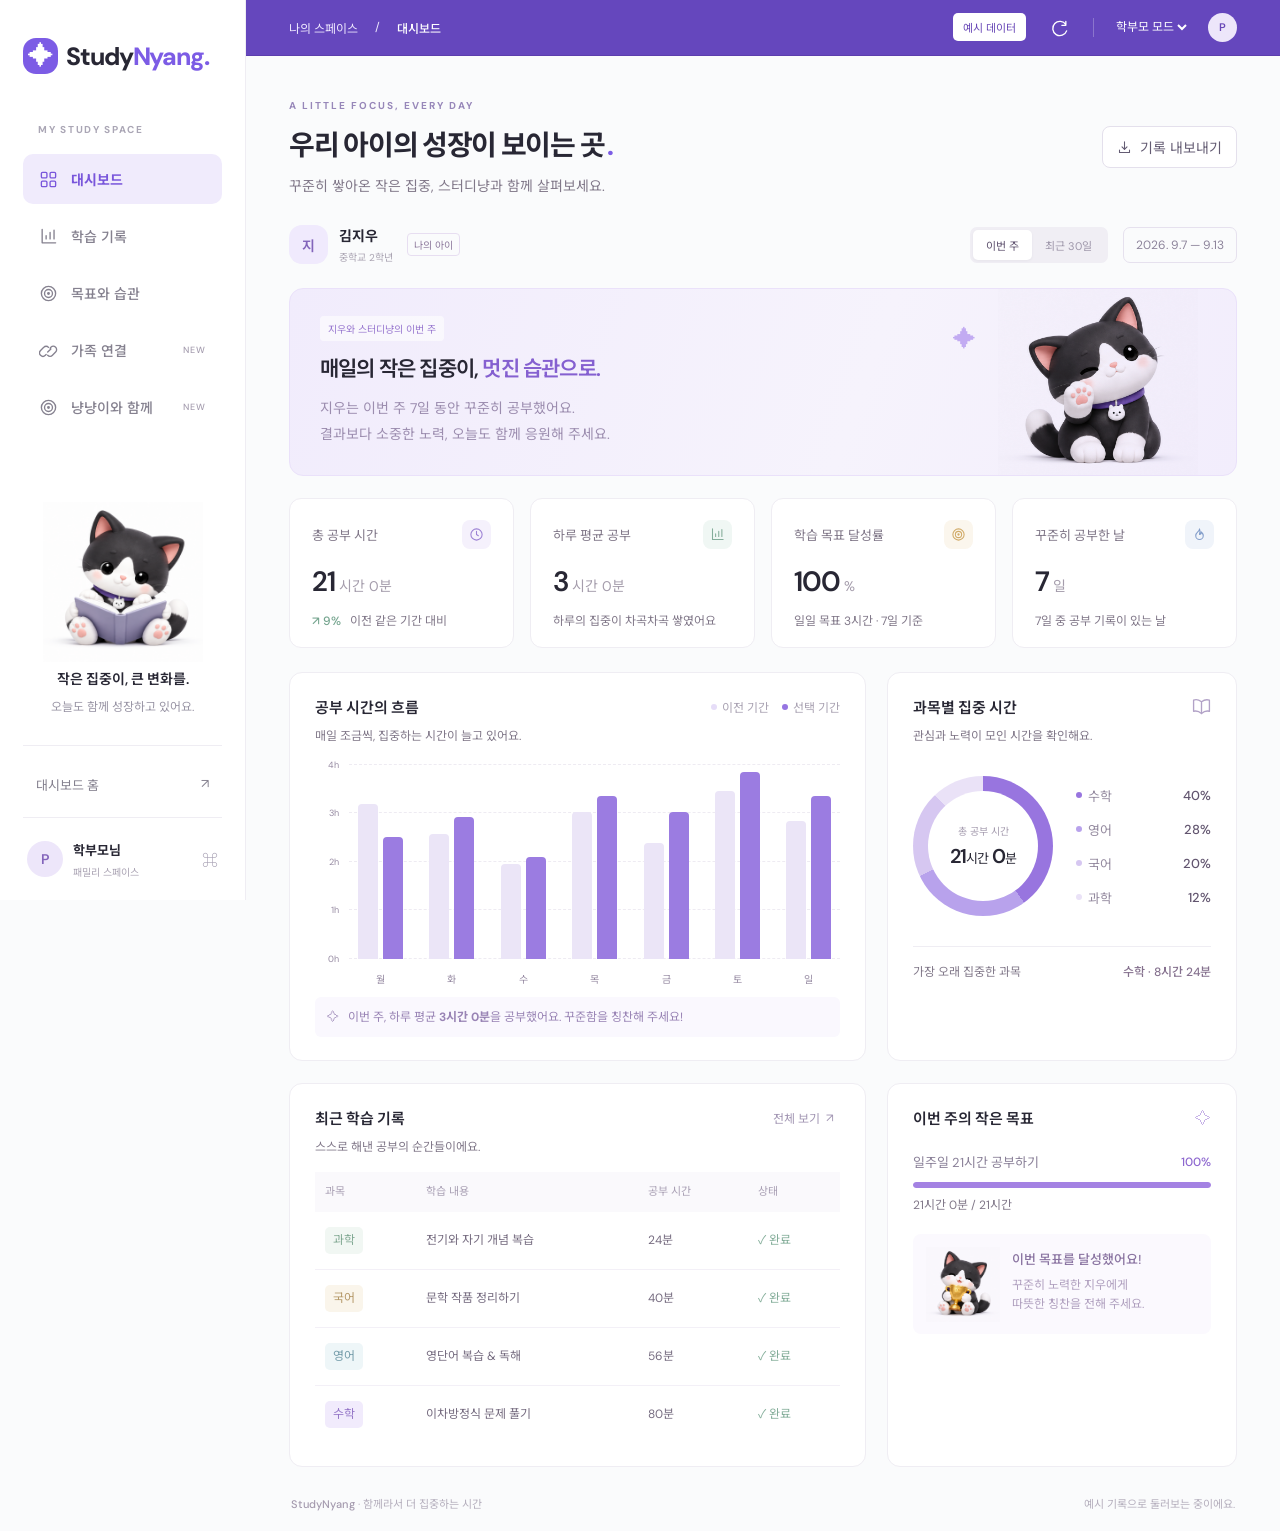
<file: index.html>
<!doctype html>
<html lang="ko">
<head><meta charset="UTF-8"><meta name="viewport" content="width=device-width, initial-scale=1"><meta name="theme-color" content="#ffffff"><meta name="description" content="스터디냥과 함께 쌓아가는 공부 습관. 아이의 학습 기록을 한눈에 확인하세요."><title>스터디냥 - 학부모</title><link rel="stylesheet" href="./style.css"><link rel="stylesheet" href="./sidebar.css?v=shared1"><link rel="stylesheet" href="./header.css?v=56"></head>
<body>
<aside class="sidebar"><a class="brand" href="./landing/"><span class="brand-icon">✦</span>Study<span>Nyang</span><span class="brand-dot">.</span></a><div class="workspace-label">MY STUDY SPACE</div><nav aria-label="주 메뉴"><button class="nav active" data-page="overview" data-icon="grid">대시보드</button><button class="nav" data-page="records" data-icon="chart">학습 기록</button><button class="nav" data-page="goals" data-icon="target">목표와 습관</button><button class="nav" data-page="connection" data-icon="link">가족 연결<span class="nav-new">NEW</span></button><a class="nav" href="./interaction/" data-icon="target">냥냥이와 함께 <span class="nav-new">NEW</span></a></nav><div class="sidebar-bottom"><div class="side-note"><div class="cat cat-study" role="img" aria-label="책을 읽는 스터디냥"></div><strong>작은 집중이, 큰 변화를.</strong><p>오늘도 함께 성장하고 있어요.</p></div><a class="back-link" href="./">대시보드 홈 <span>↗</span></a><div class="profile"><span class="avatar">P</span><div><strong id="profileName">학부모님</strong><small>패밀리 스페이스</small></div><span class="profile-more">⌘</span></div></div></aside>
<div class="shell"><header class="topbar"><div class="breadcrumbs">나의 스페이스 <span>/</span> <strong id="crumb">대시보드</strong></div><div class="top-actions"><span class="demo-badge" id="sourceBadge">예시 데이터</span><button class="icon-button" id="refresh" aria-label="데이터 새로고침" data-icon="refresh"></button><span class="header-divider"></span><select id="role" aria-label="화면 모드"><option value="parent">학부모 모드</option><option value="student">학생 모드</option></select><span class="avatar small">P</span></div></header>
<main><div class="page-heading"><div><div class="eyebrow">A LITTLE FOCUS, EVERY DAY</div><h1 id="pageTitle">우리 아이의 성장이 보이는 곳<span class="title-dot">.</span></h1><p id="pageSubtitle">꾸준히 쌓아온 작은 집중, 스터디냥과 함께 살펴보세요.</p></div><button class="button" id="export" data-icon="download">기록 내보내기</button></div>
<div class="filterbar"><div class="student-selector"><span class="student-avatar">지</span><div><strong id="studentName">김지우</strong><span id="studentGrade">중학교 2학년</span></div><span class="student-tag">나의 아이</span></div><div class="periods" role="group" aria-label="조회 기간"><button data-days="7" class="selected">이번 주</button><button data-days="30">최근 30일</button></div><div class="date-range" id="dateRange"></div></div>
<div id="view"></div>
<footer><span><a href="./landing/" aria-label="스터디냥 랜딩페이지"><b>StudyNyang</b></a> · 함께라서 더 집중하는 시간</span><span id="syncText">예시 기록으로 둘러보는 중이에요.</span></footer>
</main></div>
<dialog id="connectDialog"><form id="connectForm"><button type="button" class="dialog-close" aria-label="닫기">×</button><span class="eyebrow">FAMILY CONNECTION</span><h2>아이의 기록과 연결해요</h2><p>체험 코드 <strong>NYANG26</strong>을 입력해 보세요.<br>실제 데이터가 연결되지 않는 목업입니다.</p><label for="accessKey">학생 초대 코드</label><input id="accessKey" type="text" autocomplete="off" required maxlength="20" placeholder="NYANG26"><p class="form-error" id="connectionError" role="alert"></p><button class="button primary" type="submit">연결 체험하기</button></form></dialog><div id="toast" role="status"></div>
<script type="module" src="./app.js"></script>
</body></html>
</file>
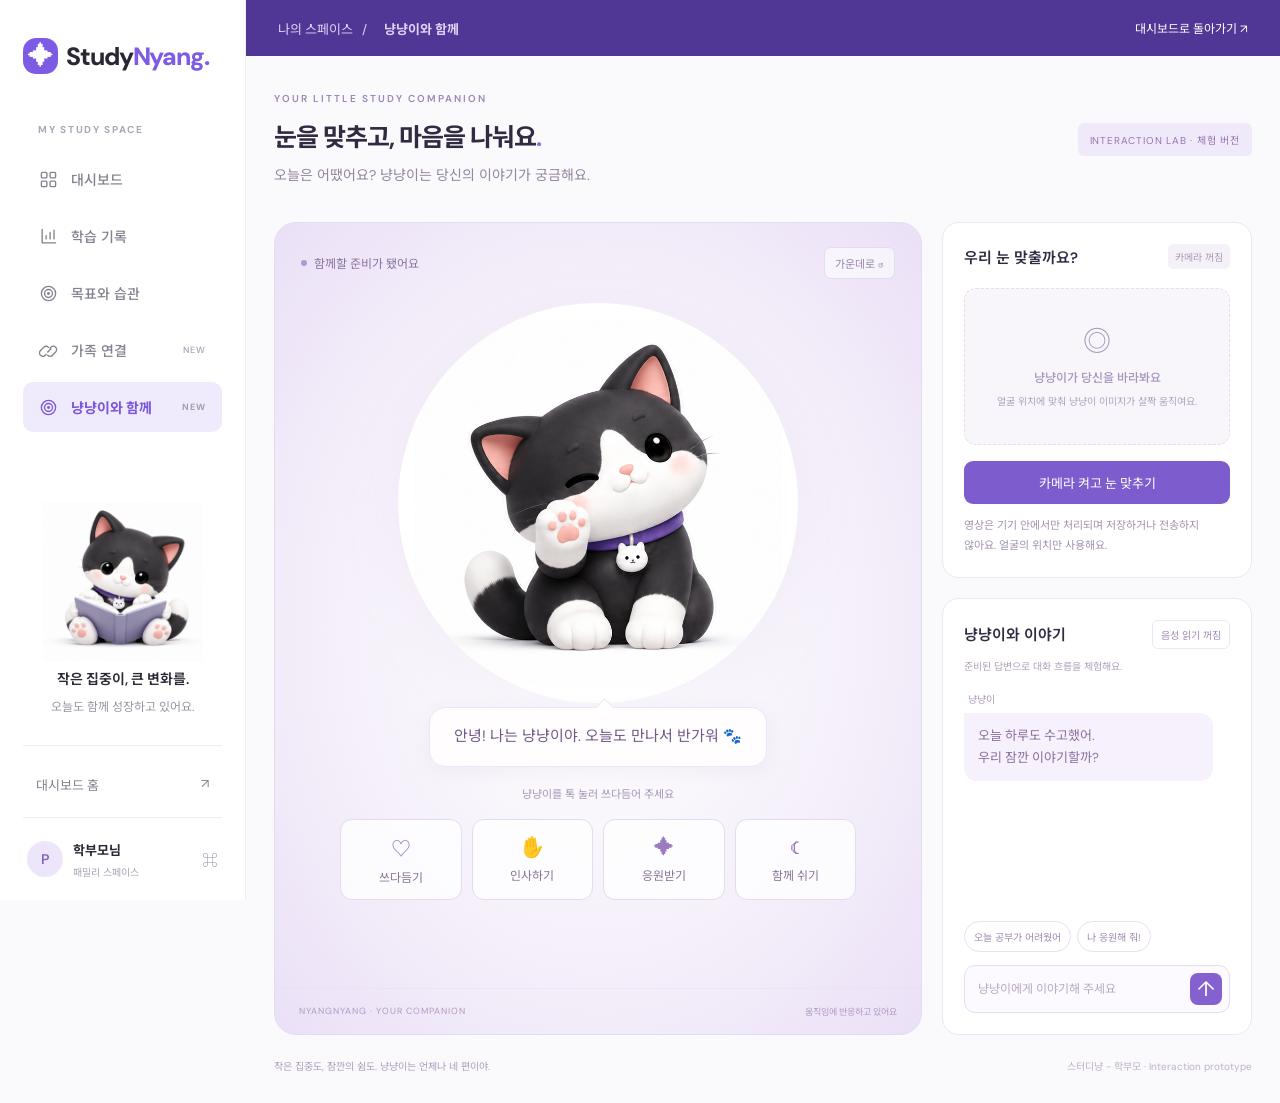
<file: interaction/index.html>
<!doctype html><html lang="ko"><head><meta charset="utf-8"><meta name="viewport" content="width=device-width,initial-scale=1"><meta name="theme-color" content="#6547bd"><title>냥냥이와 함께 · 스터디냥</title><link rel="stylesheet" href="./style.css?v=lnb1"><link rel="stylesheet" href="../sidebar.css?v=shared1"><link rel="stylesheet" href="../header.css?v=56"></head><body>
<aside class="sidebar"><a class="brand" href="../landing/"><span class="brand-icon">✦</span>Study<span>Nyang</span><span class="brand-dot">.</span></a><div class="workspace-label">MY STUDY SPACE</div><nav aria-label="주 메뉴"><a class="nav" href="../?page=overview" data-icon="grid"><svg class="icon" viewBox="0 0 24 24" fill="none" stroke="currentColor" stroke-linecap="round" stroke-linejoin="round" aria-hidden="true"><rect x="3" y="3" width="7" height="7" rx="1.5"/><rect x="14" y="3" width="7" height="7" rx="1.5"/><rect x="3" y="14" width="7" height="7" rx="1.5"/><rect x="14" y="14" width="7" height="7" rx="1.5"/></svg>대시보드</a><a class="nav" href="../?page=records" data-icon="chart"><svg class="icon" viewBox="0 0 24 24" fill="none" stroke="currentColor" stroke-linecap="round" stroke-linejoin="round" aria-hidden="true"><path d="M4 3v17h17M9 15v-4m5 4V7m5 8V4"/></svg>학습 기록</a><a class="nav" href="../?page=goals" data-icon="target"><svg class="icon" viewBox="0 0 24 24" fill="none" stroke="currentColor" stroke-linecap="round" stroke-linejoin="round" aria-hidden="true"><circle cx="12" cy="12" r="9"/><circle cx="12" cy="12" r="5"/><circle cx="12" cy="12" r="1"/></svg>목표와 습관</a><a class="nav" href="../?page=connection" data-icon="link"><svg class="icon" viewBox="0 0 24 24" fill="none" stroke="currentColor" stroke-linecap="round" stroke-linejoin="round" aria-hidden="true"><path d="m10 13 4-4m-6 7-1 1a4 4 0 0 1-6-6l4-4a4 4 0 0 1 6 0m2 1 1-1a4 4 0 0 1 6 6l-4 4a4 4 0 0 1-6 0" transform="translate(1 1)"/></svg>가족 연결<span class="nav-new">NEW</span></a><a class="nav active" aria-current="page" href="./" data-icon="target"><svg class="icon" viewBox="0 0 24 24" fill="none" stroke="currentColor" stroke-linecap="round" stroke-linejoin="round" aria-hidden="true"><circle cx="12" cy="12" r="9"/><circle cx="12" cy="12" r="5"/><circle cx="12" cy="12" r="1"/></svg>냥냥이와 함께 <span class="nav-new">NEW</span></a></nav><div class="sidebar-bottom"><div class="side-note"><div class="cat cat-study" role="img" aria-label="책을 읽는 스터디냥"></div><strong>작은 집중이, 큰 변화를.</strong><p>오늘도 함께 성장하고 있어요.</p></div><a class="back-link" href="../">대시보드 홈 <span>↗</span></a><div class="profile"><span class="avatar">P</span><div><strong id="profileName">학부모님</strong><small>패밀리 스페이스</small></div><span class="profile-more">⌘</span></div></div></aside><div class="interaction-shell"><header><span class="breadcrumb">나의 스페이스 &nbsp; / &nbsp; <strong>냥냥이와 함께</strong></span><a class="back" href="../">대시보드로 돌아가기 ↗</a></header>
<main><div class="heading"><div><small>YOUR LITTLE STUDY COMPANION</small><h1>눈을 맞추고, 마음을 나눠요<span>.</span></h1><p>오늘은 어땠어요? 냥냥이는 당신의 이야기가 궁금해요.</p></div><span class="prototype">INTERACTION LAB · 체험 버전</span></div>
<div class="layout"><section class="room" aria-label="냥냥이 이미지 인터랙션"><div class="room-top"><span class="live"><i></i><span id="mood">함께할 준비가 됐어요</span></span><button id="reset" class="subtle">가운데로 ↺</button></div><div id="stage"><div class="character-follow"><button id="character" data-pose="wave" data-action="idle" aria-label="손을 흔드는 냥냥이, 눌러서 쓰다듬기"><span class="character-art" aria-hidden="true"></span></button></div><span id="reaction" aria-hidden="true"></span></div><div class="speech" id="speech" aria-live="polite">안녕! 나는 냥냥이야. 오늘도 만나서 반가워 🐾</div><div class="stage-hint">냥냥이를 톡 눌러 쓰다듬어 주세요</div><div class="actions"><button data-action="pet">♡ <span>쓰다듬기</span></button><button data-action="wave">✋ <span>인사하기</span></button><button data-action="cheer">✦ <span>응원받기</span></button><button data-action="rest">☾ <span>함께 쉬기</span></button></div><div class="room-foot"><span>NYANGNYANG · YOUR COMPANION</span><span id="trackingMode">움직임에 반응하고 있어요</span></div></section>
<aside><section class="camera-card"><div class="section-head"><h2>우리 눈 맞출까요?</h2><span id="cameraBadge">카메라 꺼짐</span></div><div class="camera-preview"><video id="video" autoplay muted playsinline hidden></video><div id="cameraEmpty"><span>◎</span><strong>냥냥이가 당신을 바라봐요</strong><p>얼굴 위치에 맞춰 냥냥이 이미지가 살짝 움직여요.</p></div><div id="faceBox" hidden></div></div><button id="cameraButton" class="primary">카메라 켜고 눈 맞추기</button><p class="camera-info" id="cameraInfo" role="status">영상은 기기 안에서만 처리되며 저장하거나 전송하지 않아요. 얼굴의 위치만 사용해요.</p></section>
<section class="chat-card"><div class="section-head"><h2>냥냥이와 이야기</h2><button id="voice" aria-pressed="false">음성 읽기 꺼짐</button></div><p class="chat-caption">준비된 답변으로 대화 흐름을 체험해요.</p><div id="messages" role="log" aria-live="polite" aria-label="대화 내용"><div class="message cat-message"><span>냥냥이</span><p>오늘 하루도 수고했어.<br>우리 잠깐 이야기할까?</p></div></div><div class="suggestions"><button>오늘 공부가 어려웠어</button><button>나 응원해 줘!</button></div><form id="chatForm"><input id="chatInput" maxlength="300" autocomplete="off" placeholder="냥냥이에게 이야기해 주세요" aria-label="대화 입력" required><button aria-label="메시지 보내기" type="submit">↑</button></form></section></aside></div><footer>작은 집중도, 잠깐의 쉼도. 냥냥이는 언제나 네 편이야.<span>스터디냥 - 학부모 · Interaction prototype</span></footer></main>
</div><script type="module" src="./app.js"></script></body></html>
</file>
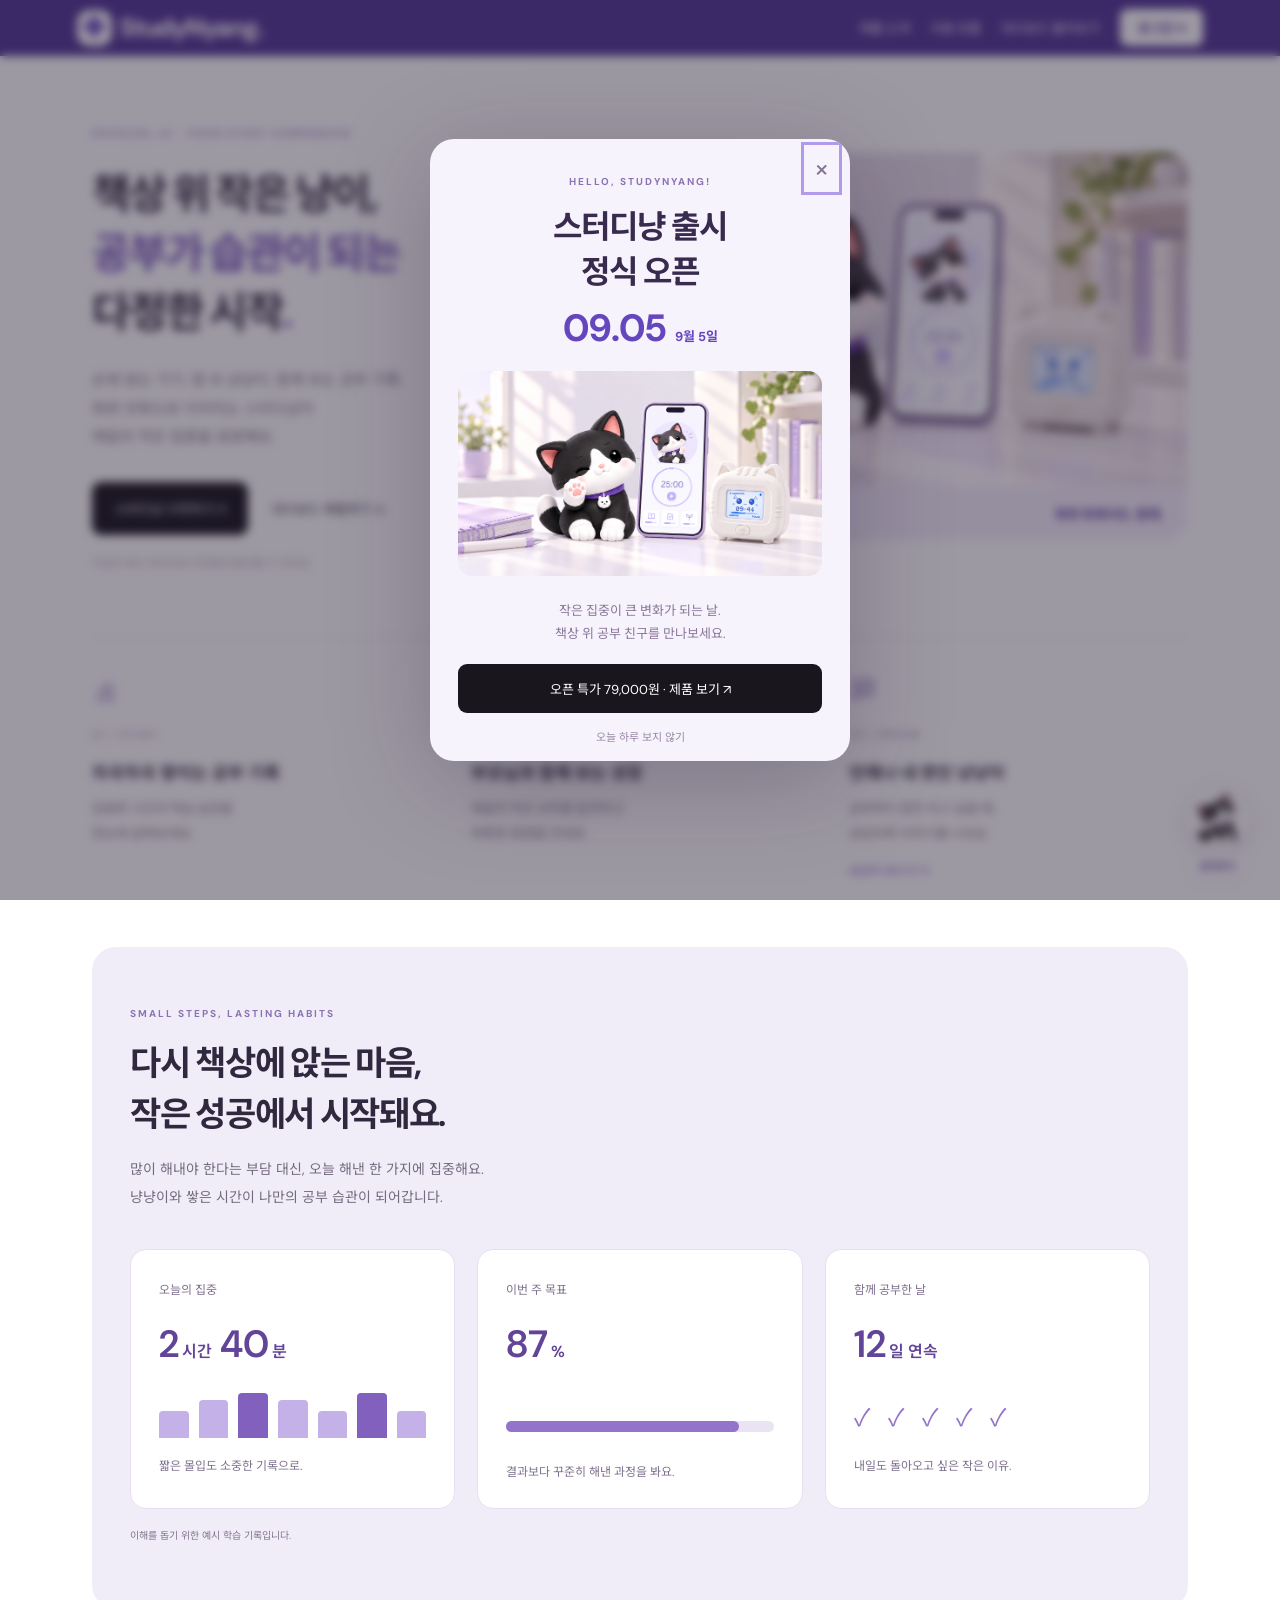
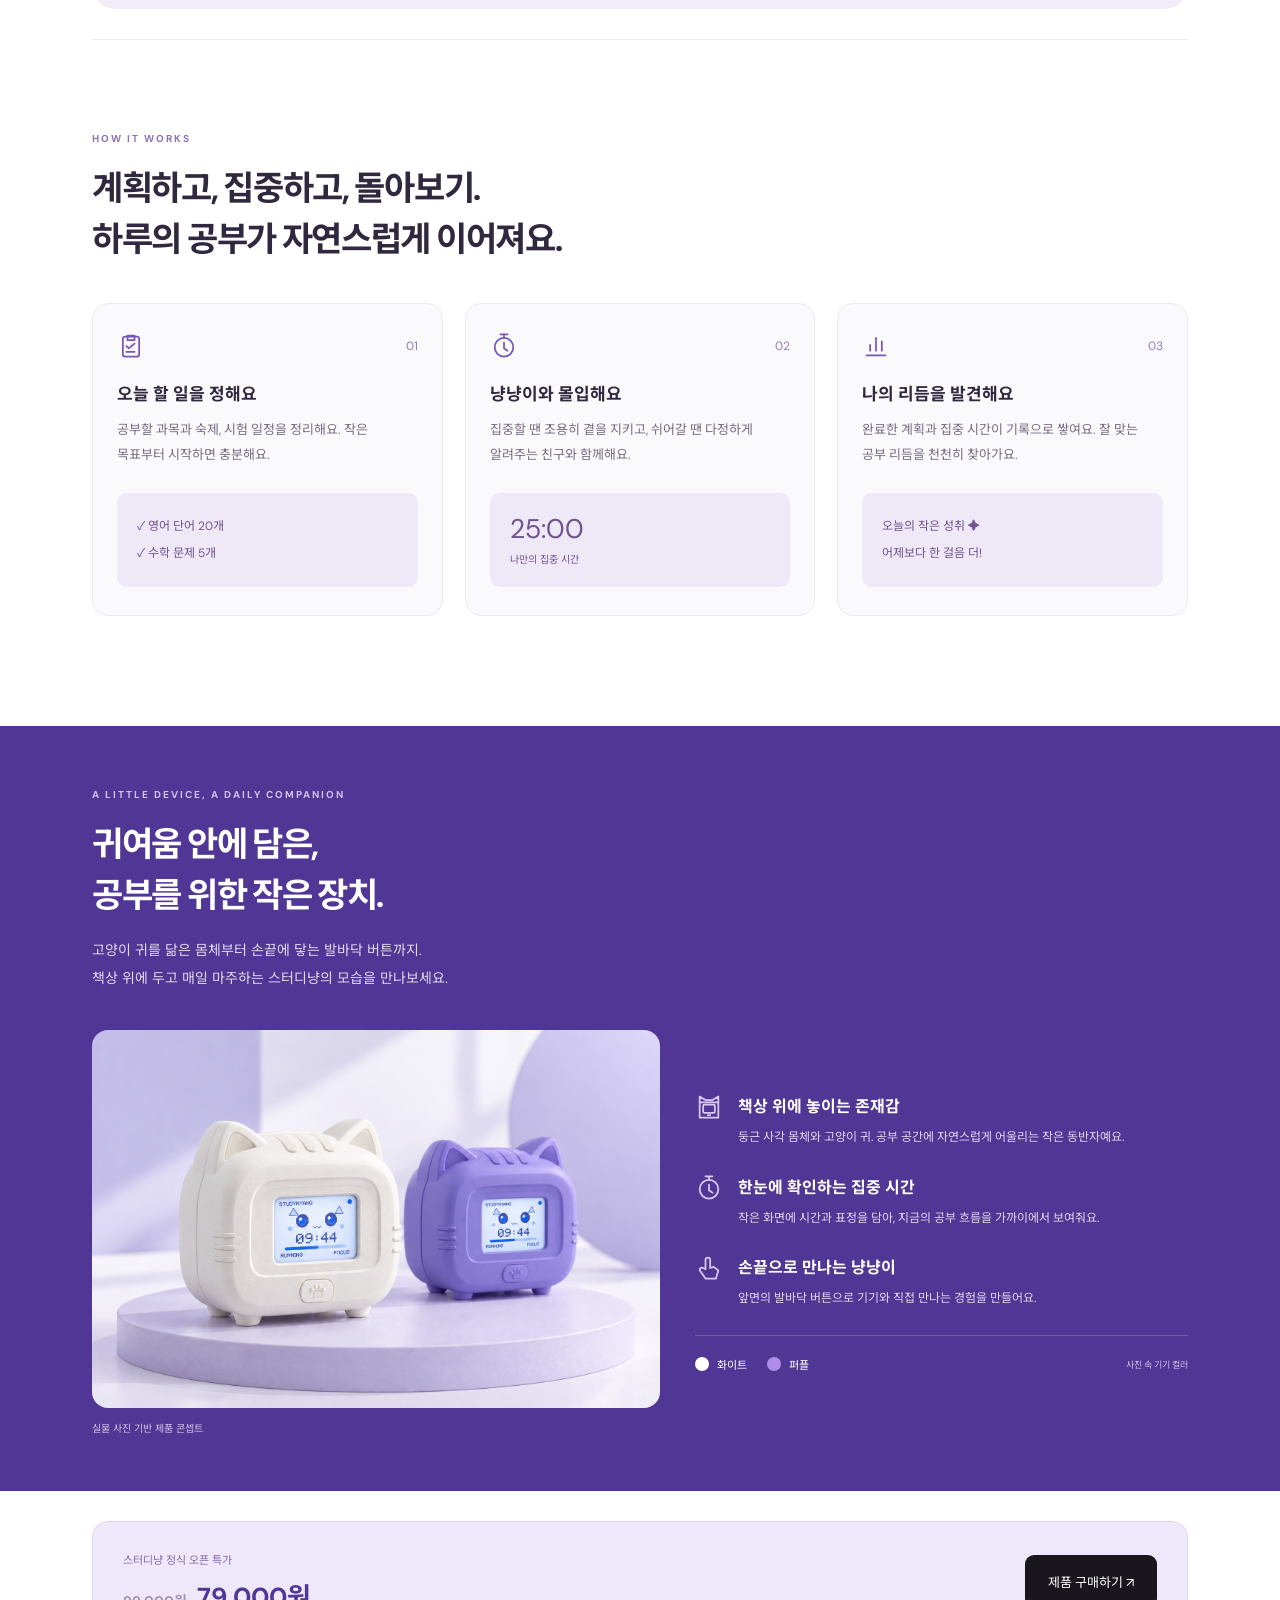
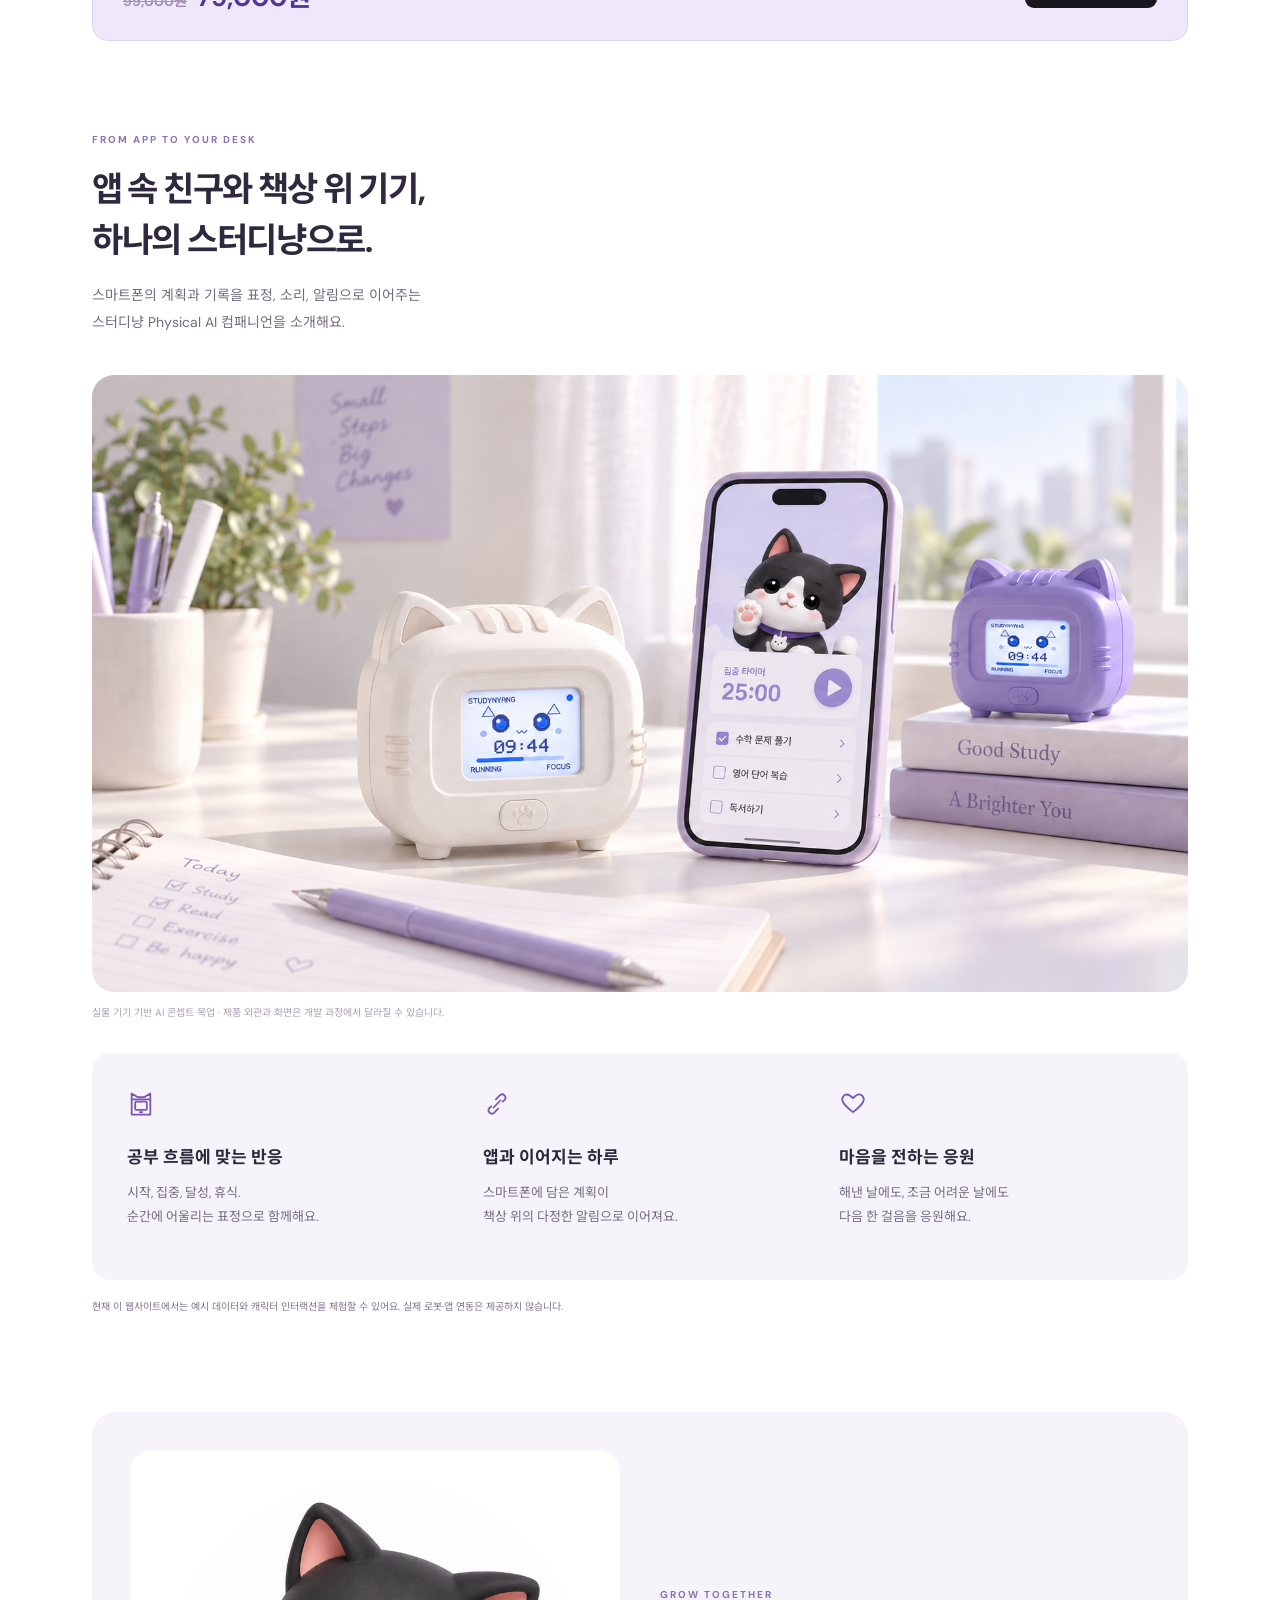
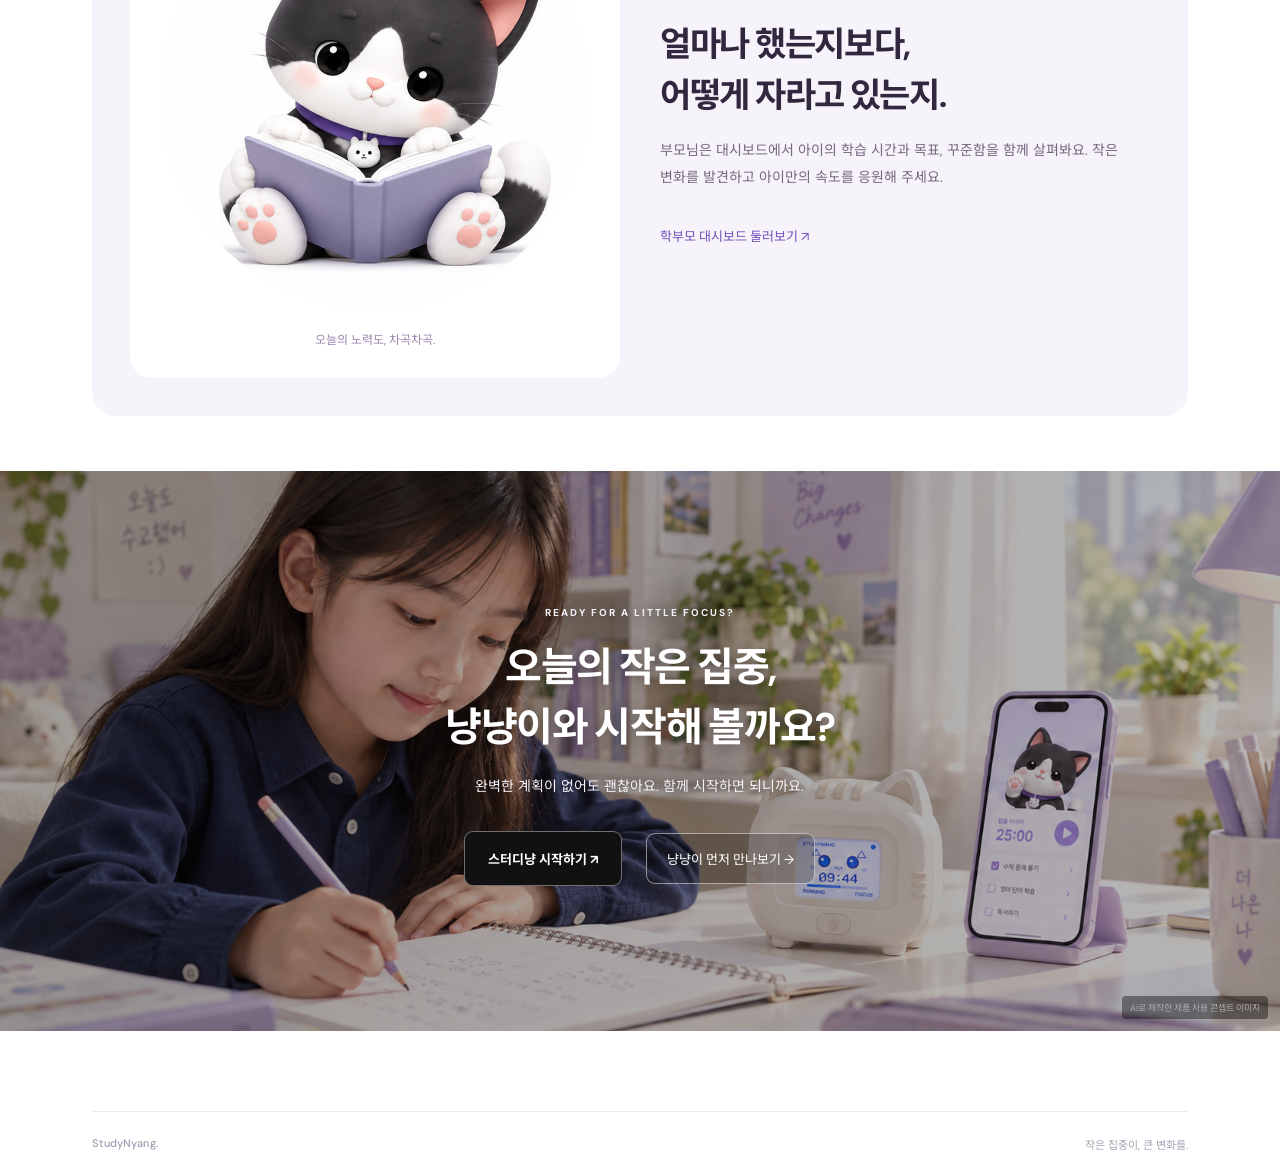
<file: landing/index.html>
<!doctype html><html lang="ko"><head><meta charset="UTF-8"><meta name="viewport" content="width=device-width,initial-scale=1"><title>스터디냥 · 함께라서 더 집중하는 시간</title><link rel="stylesheet" href="../style.css"><link rel="stylesheet" href="./style.css?v=hardware-purple5"><link rel="stylesheet" href="./widgets.css?v=cat-button2"><link rel="stylesheet" href="../header.css?v=56"></head><body><header><a class="brand" href="./"><span class="brand-icon">✦</span>Study<span>Nyang</span><span class="brand-dot">.</span></a><nav><a href="#hardware">제품 소개</a><a href="#routine">사용 흐름</a><a href="../">대시보드 둘러보기</a><a class="login" href="../login/">로그인 ↗</a></nav></header><main><section class="hero"><div class="hero-copy"><span class="eyebrow">PHYSICAL AI · YOUR STUDY COMPANION</span><h1>책상 위 작은 냥이,<br><em>공부가 습관이 되는</em><br>다정한 시작<span>.</span></h1><p>손에 닿는 기기, 앱 속 냥냥이, 함께 보는 공부 기록.<br>화면 안팎으로 이어지는 스터디냥이<br>매일의 작은 집중을 응원해요.</p><div class="links"><a class="primary-link" href="../login/">스터디냥 시작하기 ↗</a><a href="../">대시보드 체험하기 →</a></div><small>지금은 예시 데이터로 자유롭게 둘러볼 수 있어요.</small></div><div class="hero-art hardware-hero"><img src="./cat-device-hero.png" width="1672" height="941" alt="손을 흔드는 냥냥이와 스마트폰 앱, 파란 눈 LCD를 갖춘 스터디냥 기기" fetchpriority="high"><div class="hero-product-label"><span>MEET STUDYNYANG</span><strong>화면 밖에서도, 함께.</strong></div></div></section><section class="features" aria-label="스터디냥 소개"><article><svg class="picto" viewBox="0 0 24 24" fill="none" stroke="currentColor" stroke-width="1.5" stroke-linecap="round" stroke-linejoin="round" aria-hidden="true"><path d="M4 20h16M7 16v-5m5 5V5m5 11V8"/></svg><span>01 / STUDY</span><h2>차곡차곡 쌓이는 공부 기록</h2><p>집중한 시간과 학습 습관을<br>한눈에 살펴보세요.</p></article><article><svg class="picto" viewBox="0 0 24 24" fill="none" stroke="currentColor" stroke-width="1.5" stroke-linecap="round" stroke-linejoin="round" aria-hidden="true"><path d="M20 5c-3-3-6 0-8 2-2-2-5-5-8-2s-1 7 8 14C21 12 23 8 20 5Z"/></svg><span>02 / FAMILY</span><h2>부모님과 함께 보는 성장</h2><p>매일의 작은 성취를 발견하고<br>따뜻한 응원을 건네요.</p></article><article><svg class="picto" viewBox="0 0 24 24" fill="none" stroke="currentColor" stroke-width="1.5" stroke-linecap="round" stroke-linejoin="round" aria-hidden="true"><path d="M4 4h16v12H9l-5 4V4Z"/><path d="M8 9h8M8 12h5"/></svg><span>03 / FRIEND</span><h2>언제나 내 편인 냥냥이</h2><p>공부하다 잠깐 쉬고 싶을 때,<br>냥냥이와 이야기를 나눠요.</p><a href="../interaction/">냥냥이 만나기 ↗</a></article></section><section class="story-section" id="why"><div class="section-intro"><span class="eyebrow">SMALL STEPS, LASTING HABITS</span><h2>다시 책상에 앉는 마음,<br>작은 성공에서 시작돼요.</h2><p>많이 해내야 한다는 부담 대신, 오늘 해낸 한 가지에 집중해요.<br>냥냥이와 쌓은 시간이 나만의 공부 습관이 되어갑니다.</p></div><div class="habit-grid"><div class="habit-card"><span>오늘의 집중</span><strong>2<span>시간</span> 40<span>분</span></strong><div class="mini-bars" aria-hidden="true"><i></i><i></i><i></i><i></i><i></i><i></i><i></i></div><p>짧은 몰입도 소중한 기록으로.</p></div><div class="habit-card"><span>이번 주 목표</span><strong>87<span>%</span></strong><div class="progress-track" aria-hidden="true"><i></i></div><p>결과보다 꾸준히 해낸 과정을 봐요.</p></div><div class="habit-card"><span>함께 공부한 날</span><strong>12<span>일 연속</span></strong><div class="streak" aria-hidden="true">✓ &nbsp; ✓ &nbsp; ✓ &nbsp; ✓ &nbsp; ✓</div><p>내일도 돌아오고 싶은 작은 이유.</p></div></div><p class="example-caption">이해를 돕기 위한 예시 학습 기록입니다.</p></section>
<section class="story-section routine" id="routine"><div class="section-intro"><span class="eyebrow">HOW IT WORKS</span><h2>계획하고, 집중하고, 돌아보기.<br>하루의 공부가 자연스럽게 이어져요.</h2></div><div class="routine-grid"><article><div class="step-head"><svg class="picto" viewBox="0 0 24 24" fill="none" stroke="currentColor" stroke-width="1.5" stroke-linecap="round" stroke-linejoin="round" aria-hidden="true"><rect x="5" y="4" width="14" height="17" rx="2"/><path d="M9 3h6v4H9zM8 12l2 2 5-4M8 17h7"/></svg><span class="step">01</span></div><h3>오늘 할 일을 정해요</h3><p>공부할 과목과 숙제, 시험 일정을 정리해요. 작은 목표부터 시작하면 충분해요.</p><div class="routine-detail">✓ 영어 단어 20개<br>✓ 수학 문제 5개</div></article><article><div class="step-head"><svg class="picto" viewBox="0 0 24 24" fill="none" stroke="currentColor" stroke-width="1.5" stroke-linecap="round" stroke-linejoin="round" aria-hidden="true"><circle cx="12" cy="13" r="8"/><path d="M9 2h6M12 5V2m0 7v5l3 2"/></svg><span class="step">02</span></div><h3>냥냥이와 몰입해요</h3><p>집중할 땐 조용히 곁을 지키고, 쉬어갈 땐 다정하게 알려주는 친구와 함께해요.</p><div class="routine-detail timer-detail">25:00 <span>나만의 집중 시간</span></div></article><article><div class="step-head"><svg class="picto" viewBox="0 0 24 24" fill="none" stroke="currentColor" stroke-width="1.5" stroke-linecap="round" stroke-linejoin="round" aria-hidden="true"><path d="M4 20h16M7 16v-5m5 5V5m5 11V8"/></svg><span class="step">03</span></div><h3>나의 리듬을 발견해요</h3><p>완료한 계획과 집중 시간이 기록으로 쌓여요. 잘 맞는 공부 리듬을 천천히 찾아가요.</p><div class="routine-detail">오늘의 작은 성취 ✦<br>어제보다 한 걸음 더!</div></article></div></section>
<section class="hardware-guide" id="hardware"><div class="section-intro"><span class="eyebrow">A LITTLE DEVICE, A DAILY COMPANION</span><h2>귀여움 안에 담은,<br>공부를 위한 작은 장치.</h2><p>고양이 귀를 닮은 몸체부터 손끝에 닿는 발바닥 버튼까지.<br>책상 위에 두고 매일 마주하는 스터디냥의 모습을 만나보세요.</p></div><div class="hardware-grid"><figure><img src="./physical-hero-lcd.png" alt="스터디냥 기기의 화면과 발바닥 버튼, 고양이 귀 형태" loading="lazy"><figcaption>실물 사진 기반 제품 콘셉트</figcaption></figure><div class="hardware-details"><article><svg class="picto" viewBox="0 0 24 24" fill="none" stroke="currentColor" stroke-width="1.5" stroke-linecap="round" stroke-linejoin="round" aria-hidden="true"><path d="M4 8V3l5 3h6l5-3v5M4 8h16v13H4z"/><rect x="7" y="10" width="10" height="7" rx="1"/><path d="M11 19h2"/></svg><h3>책상 위에 놓이는 존재감</h3><p>둥근 사각 몸체와 고양이 귀. 공부 공간에 자연스럽게 어울리는 작은 동반자예요.</p></article><article><svg class="picto" viewBox="0 0 24 24" fill="none" stroke="currentColor" stroke-width="1.5" stroke-linecap="round" stroke-linejoin="round" aria-hidden="true"><circle cx="12" cy="13" r="8"/><path d="M9 2h6M12 5V2m0 7v5l3 2"/></svg><h3>한눈에 확인하는 집중 시간</h3><p>작은 화면에 시간과 표정을 담아, 지금의 공부 흐름을 가까이에서 보여줘요.</p></article><article><svg class="picto" viewBox="0 0 24 24" fill="none" stroke="currentColor" stroke-width="1.5" stroke-linecap="round" stroke-linejoin="round" aria-hidden="true"><path d="M9 13V5a2 2 0 0 1 4 0v7l3-1 4 3-2 7H9l-5-7a2 2 0 0 1 3-2l2 1Z"/></svg><h3>손끝으로 만나는 냥냥이</h3><p>앞면의 발바닥 버튼으로 기기와 직접 만나는 경험을 만들어요.</p></article><div class="color-options"><i></i>화이트 <i></i>퍼플 <span>사진 속 기기 컬러</span></div></div></div></section><div class="buy-strip"><div><span>스터디냥 정식 오픈 특가</span><strong><del>99,000원</del>79,000원</strong></div><a class="primary-link" href="../shop/">제품 구매하기 ↗</a></div><section class="story-section product" id="product"><div class="section-intro"><span class="eyebrow">FROM APP TO YOUR DESK</span><h2>앱 속 친구와 책상 위 기기,<br>하나의 스터디냥으로.</h2><p>스마트폰의 계획과 기록을 표정, 소리, 알림으로 이어주는<br>스터디냥 Physical AI 컴패니언을 소개해요.</p></div><figure class="product-image"><img src="./physical-desk-lcd.png" alt="책상 위 화이트·퍼플 스터디냥 실물 기기와 냥냥이 학습 앱의 연동 콘셉트" loading="lazy"><figcaption>실물 기기 기반 AI 콘셉트 목업 · 제품 외관과 화면은 개발 과정에서 달라질 수 있습니다.</figcaption></figure><div class="product-points"><article><svg class="picto" viewBox="0 0 24 24" fill="none" stroke="currentColor" stroke-width="1.5" stroke-linecap="round" stroke-linejoin="round" aria-hidden="true"><path d="M4 8V3l5 3h6l5-3v5M4 8h16v13H4z"/><rect x="7" y="10" width="10" height="7" rx="1"/><path d="M11 19h2"/></svg><h3>공부 흐름에 맞는 반응</h3><p>시작, 집중, 달성, 휴식.<br>순간에 어울리는 표정으로 함께해요.</p></article><article><svg class="picto" viewBox="0 0 24 24" fill="none" stroke="currentColor" stroke-width="1.5" stroke-linecap="round" stroke-linejoin="round" aria-hidden="true"><path d="m9 15 6-6M7 14l-2 2a3 3 0 0 0 4 4l4-4m-2-8 4-4a3 3 0 0 1 4 4l-2 2"/></svg><h3>앱과 이어지는 하루</h3><p>스마트폰에 담은 계획이<br>책상 위의 다정한 알림으로 이어져요.</p></article><article><svg class="picto" viewBox="0 0 24 24" fill="none" stroke="currentColor" stroke-width="1.5" stroke-linecap="round" stroke-linejoin="round" aria-hidden="true"><path d="M20 5c-3-3-6 0-8 2-2-2-5-5-8-2s-1 7 8 14C21 12 23 8 20 5Z"/></svg><h3>마음을 전하는 응원</h3><p>해낸 날에도, 조금 어려운 날에도<br>다음 한 걸음을 응원해요.</p></article></div><p class="example-caption">현재 이 웹사이트에서는 예시 데이터와 캐릭터 인터랙션을 체험할 수 있어요. 실제 로봇·앱 연동은 제공하지 않습니다.</p></section>
<section class="family-story"><div class="family-art"><div class="study-cat" role="img" aria-label="책을 읽는 스터디냥 캐릭터"></div><span>오늘의 노력도, 차곡차곡.</span></div><div><span class="eyebrow">GROW TOGETHER</span><h2>얼마나 했는지보다,<br>어떻게 자라고 있는지.</h2><p>부모님은 대시보드에서 아이의 학습 시간과 목표, 꾸준함을 함께 살펴봐요. 작은 변화를 발견하고 아이만의 속도를 응원해 주세요.</p><a class="text-link" href="../">학부모 대시보드 둘러보기 ↗</a></div></section>
<section class="closing" id="start"><figure class="closing-photo"><img src="./study-child-navy.png" width="1672" height="941" loading="lazy" alt="아이가 책상에서 공부하며 옆에 스터디냥 실물 기기와 학습 앱을 두고 사용하는 실사 스타일 콘셉트"><figcaption>AI로 제작한 제품 사용 콘셉트 이미지</figcaption></figure><div class="closing-content"><span class="eyebrow">READY FOR A LITTLE FOCUS?</span><h2>오늘의 작은 집중,<br>냥냥이와 시작해 볼까요?</h2><p>완벽한 계획이 없어도 괜찮아요. 함께 시작하면 되니까요.</p><div class="links"><a class="primary-link" href="../login/">스터디냥 시작하기 ↗</a><a href="../interaction/">냥냥이 먼저 만나보기 →</a></div></div></section>
</main><footer><a href="./" aria-label="스터디냥 랜딩페이지"><b>StudyNyang.</b></a><span>작은 집중이, 큰 변화를.</span></footer><dialog id="launchPopup" aria-labelledby="launchTitle"><button data-close class="popup-close" aria-label="출시 안내 닫기">×</button><span class="eyebrow">HELLO, STUDYNYANG!</span><h2 id="launchTitle">스터디냥 출시<br>정식 오픈</h2><strong class="launch-date">09.05 <small>9월 5일</small></strong><img src="../landing/cat-device-hero.png" alt="냥냥이 캐릭터와 앱, 스터디냥 기기"><p>작은 집중이 큰 변화가 되는 날.<br>책상 위 공부 친구를 만나보세요.</p><a class="primary-link" href="../shop/">오픈 특가 79,000원 · 제품 보기 ↗</a><button data-hide class="popup-hide">오늘 하루 보지 않기</button></dialog>
<button id="helpToggle" aria-label="냥냥이에게 문의하기" aria-expanded="false" aria-controls="helpPanel"><span class="help-character" aria-hidden="true"></span><span>문의하기</span></button>
<section id="helpPanel" hidden aria-label="냥냥이 문의 챗봇"><div class="help-head"><span class="help-avatar"></span><div><strong>냥냥이에게 물어봐요</strong><small>제품 안내 · 자동 응답 데모</small></div><button data-close-help aria-label="문의 닫기">×</button></div><div class="help-log" role="log" aria-live="polite"><p class="help-cat">안냥! 궁금한 게 있나요? 🐾<br>제품과 오픈 소식을 알려드릴게요.</p></div><div class="help-questions"><button data-question>가격이 궁금해요</button><button data-question>출시일</button><button data-question>앱 체험</button></div><a class="help-shop" href="../shop/">제품 구매 페이지 →</a><form><input aria-label="문의 내용" placeholder="냥냥이에게 질문해 주세요" maxlength="300" required><button aria-label="문의 보내기">↑</button></form></section>
<script src="../landing/widgets.js"></script>
</body></html>
</file>
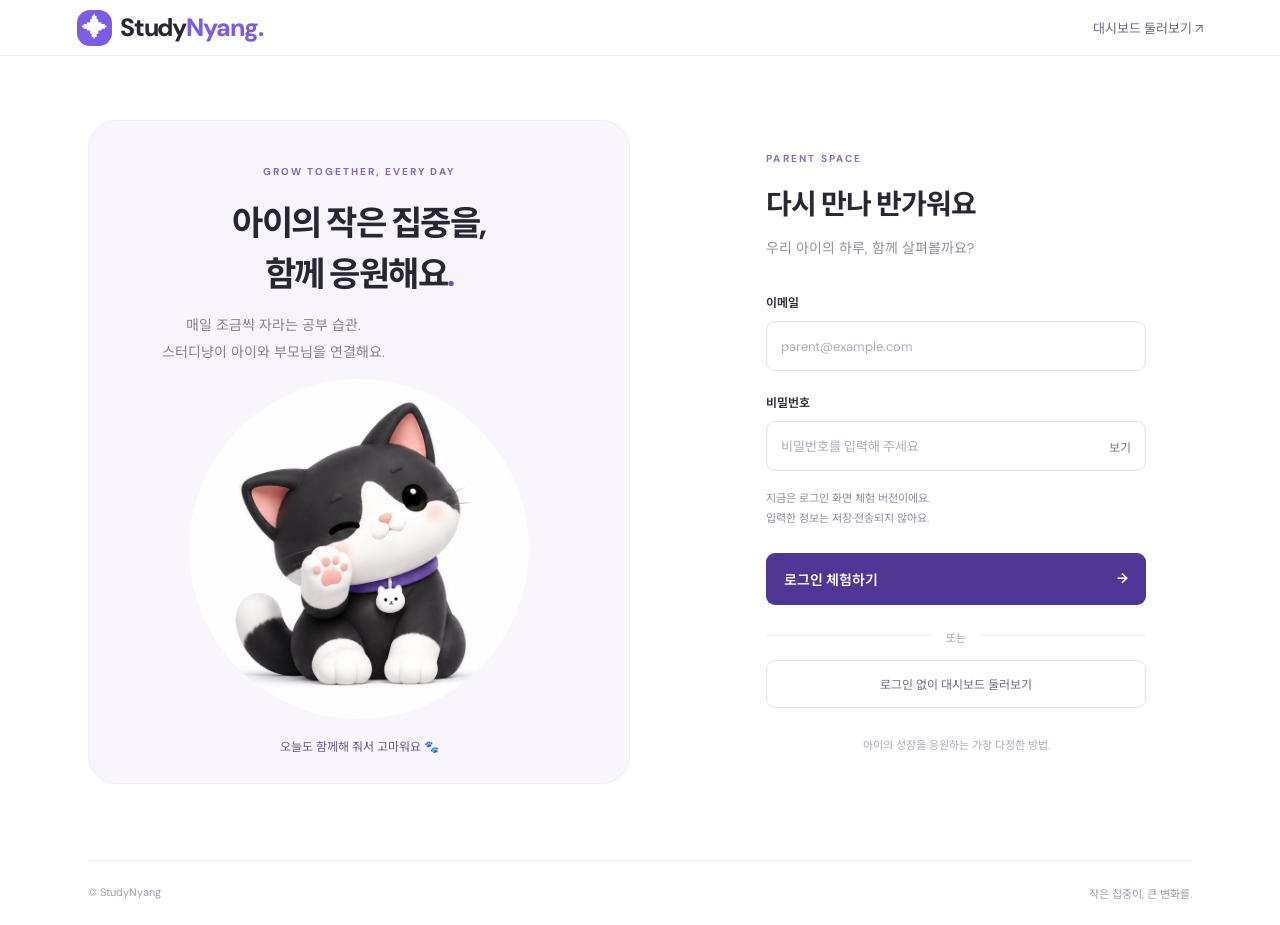
<file: login/index.html>
<!doctype html><html lang="ko"><head><meta charset="UTF-8"><meta name="viewport" content="width=device-width,initial-scale=1"><meta name="theme-color" content="#513795"><title>로그인 · 스터디냥</title><link rel="stylesheet" href="../style.css"><link rel="stylesheet" href="./style.css"><link rel="stylesheet" href="../header.css?v=56"></head><body><header class="login-header"><a class="brand" href="../landing/"><span class="brand-icon">✦</span>Study<span>Nyang</span><span class="brand-dot">.</span></a><a href="../">대시보드 둘러보기 ↗</a></header><main class="login-layout"><section class="welcome"><span class="eyebrow">GROW TOGETHER, EVERY DAY</span><h1>아이의 작은 집중을,<br>함께 응원해요<span>.</span></h1><p>매일 조금씩 자라는 공부 습관.<br>스터디냥이 아이와 부모님을 연결해요.</p><div class="cat-portrait" role="img" aria-label="보라색 목걸이를 하고 손을 흔드는 고양이 냥냥이"></div><span class="cat-message">오늘도 함께해 줘서 고마워요 🐾</span></section><section class="login-panel" aria-labelledby="loginTitle"><span class="panel-label">PARENT SPACE</span><h2 id="loginTitle">다시 만나 반가워요</h2><p class="intro">우리 아이의 하루, 함께 살펴볼까요?</p><form id="loginForm"><label for="email">이메일</label><input type="email" id="email" autocomplete="email" placeholder="parent@example.com" required><label for="password">비밀번호</label><div class="password-wrap"><input type="password" id="password" autocomplete="current-password" placeholder="비밀번호를 입력해 주세요" required><button type="button" id="reveal" aria-label="비밀번호 표시" aria-pressed="false">보기</button></div><p class="demo-note">지금은 로그인 화면 체험 버전이에요.<br>입력한 정보는 저장·전송되지 않아요.</p><button class="login-submit" type="submit">로그인 체험하기 <span>→</span></button></form><div class="or"><span>또는</span></div><a class="guest" href="../">로그인 없이 대시보드 둘러보기</a><p class="bottom-note">아이의 성장을 응원하는 가장 다정한 방법.</p></section></main><footer class="login-footer"><a href="../landing/" aria-label="스터디냥 랜딩페이지">© StudyNyang</a> <span>작은 집중이, 큰 변화를.</span></footer><script src="./app.js"></script></body></html>
</file>
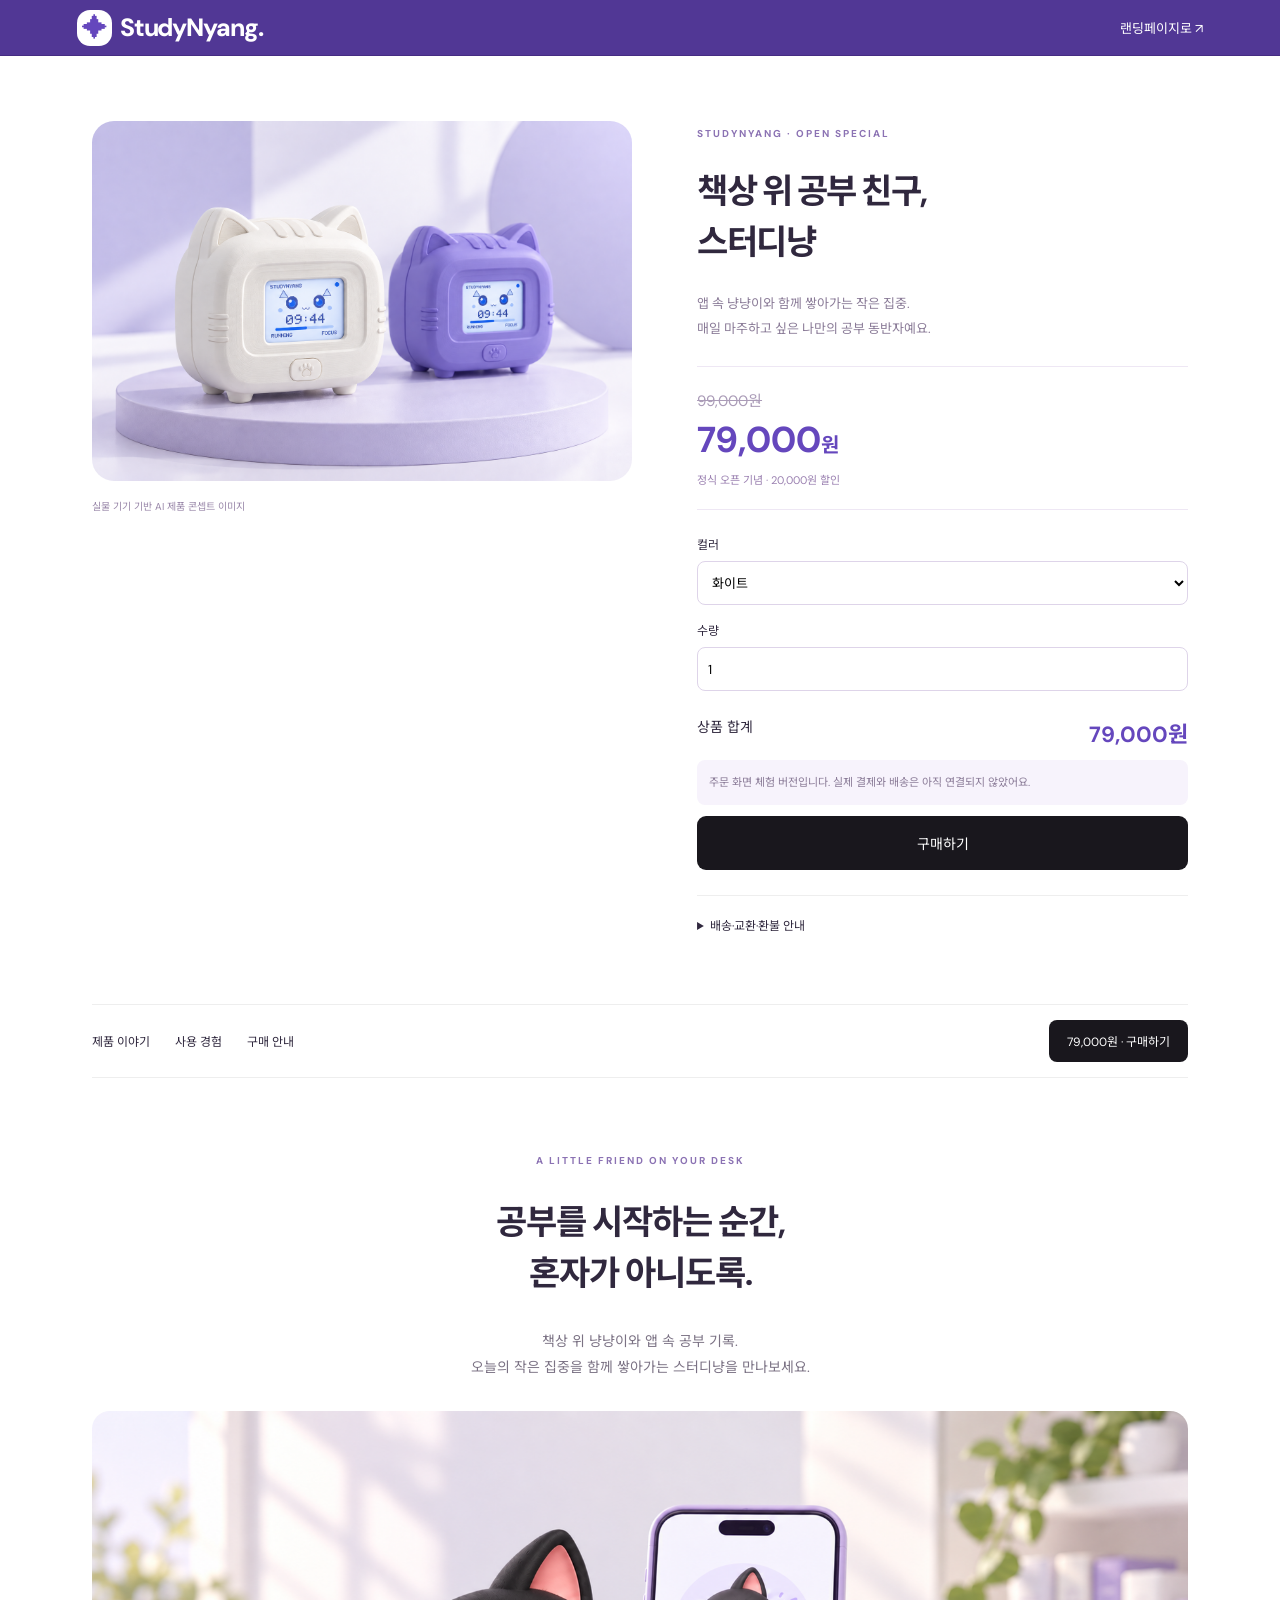
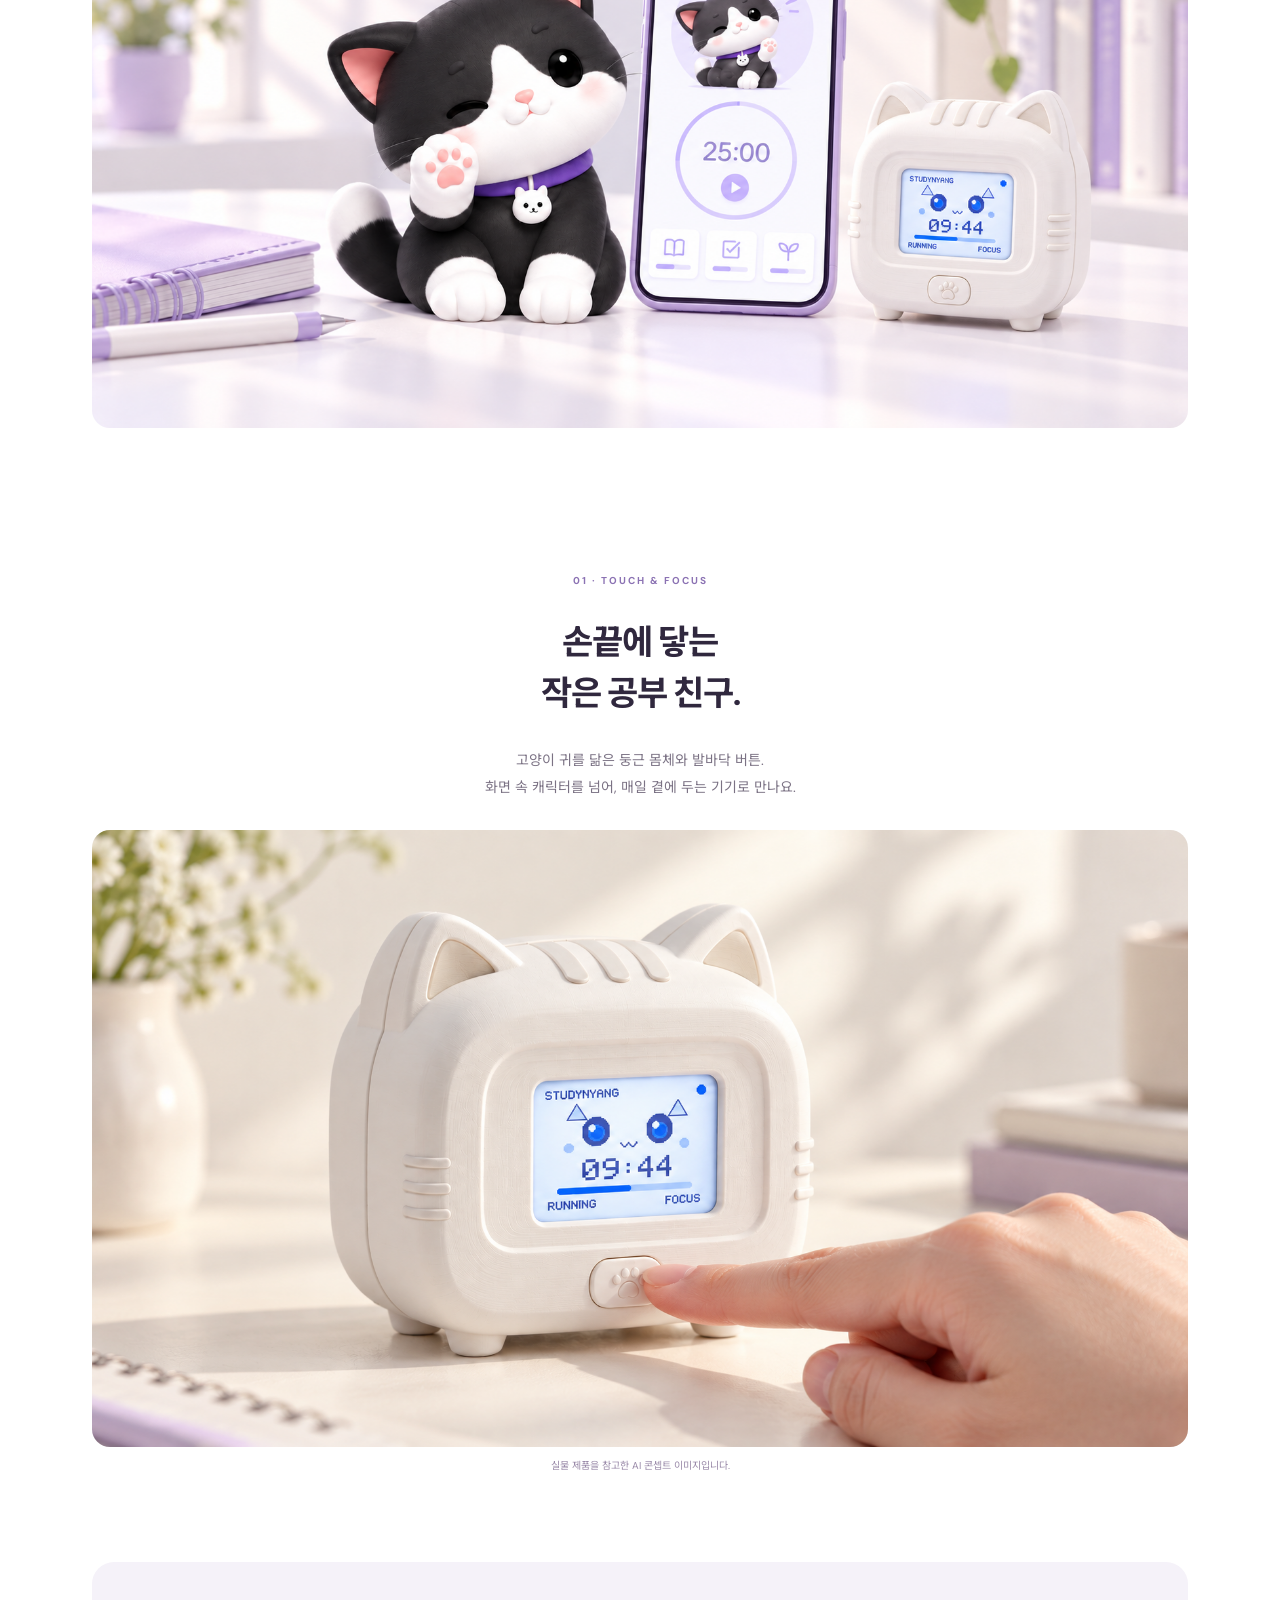
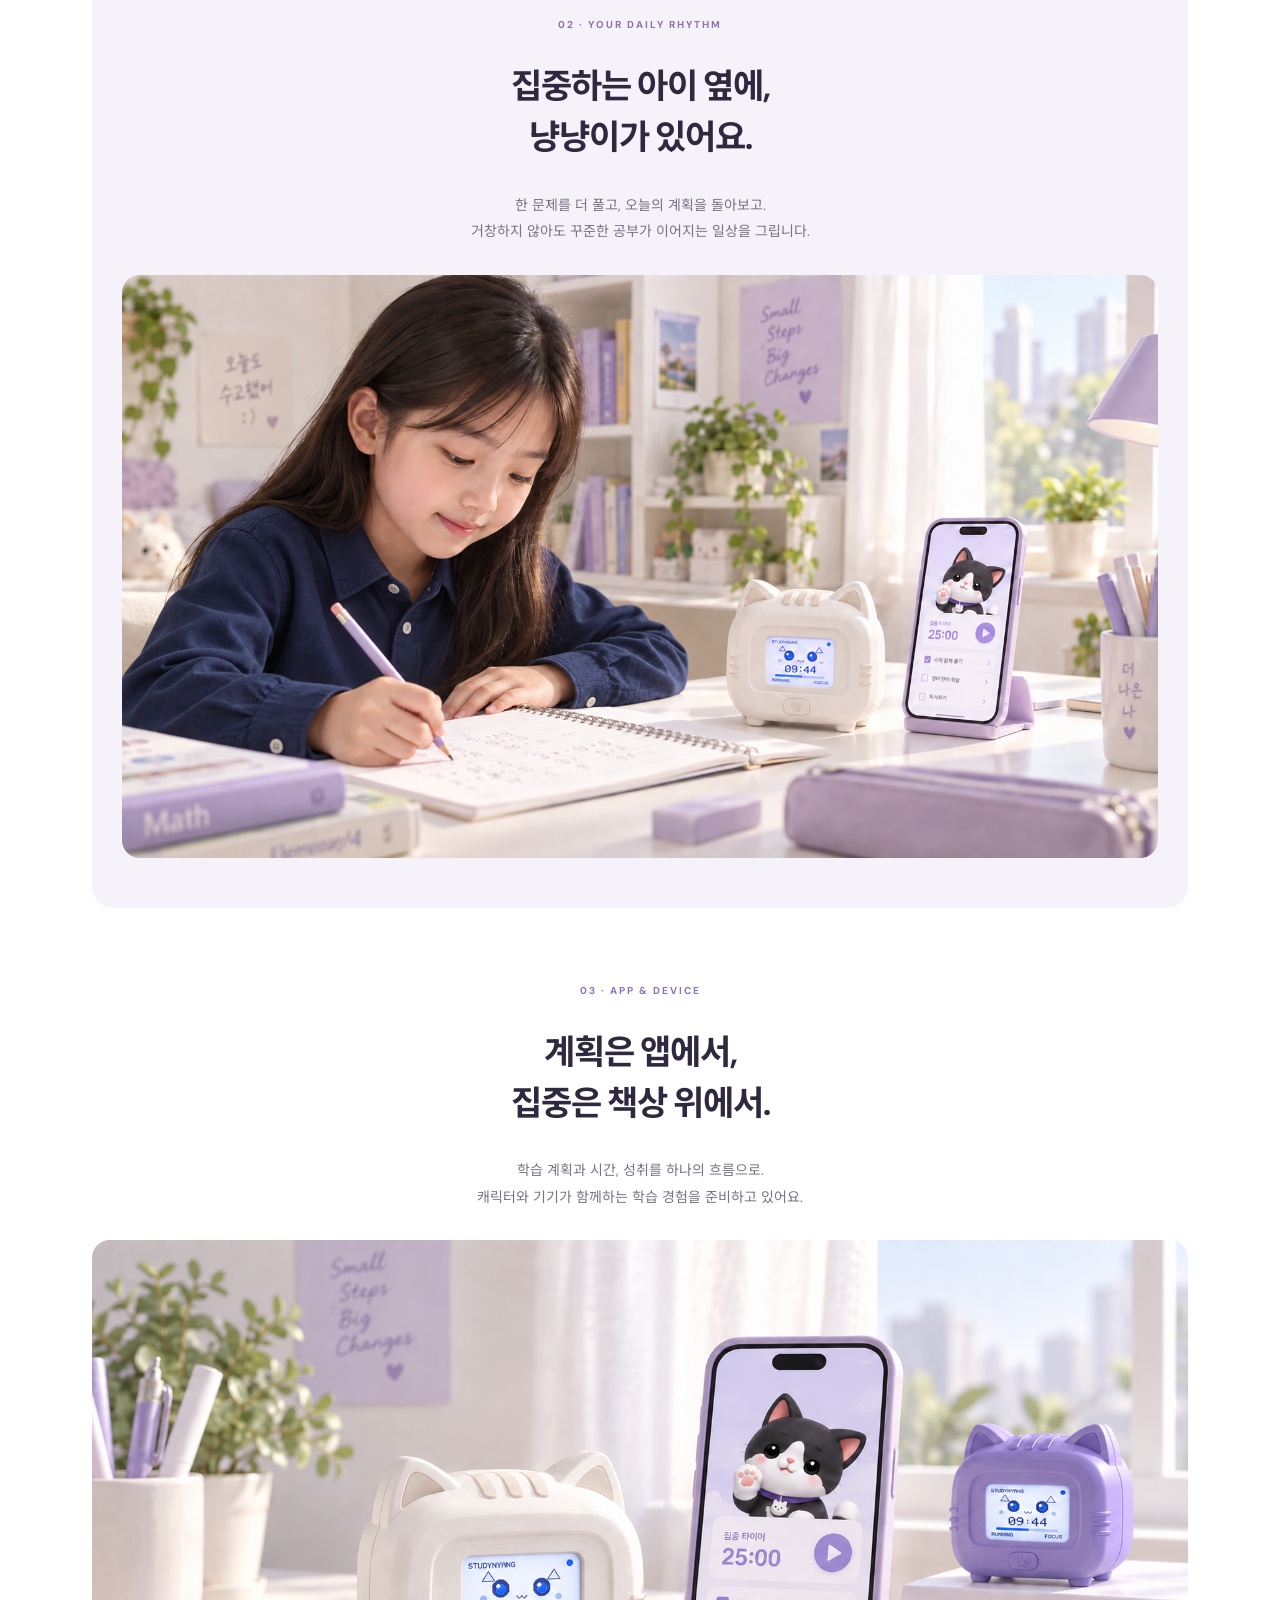
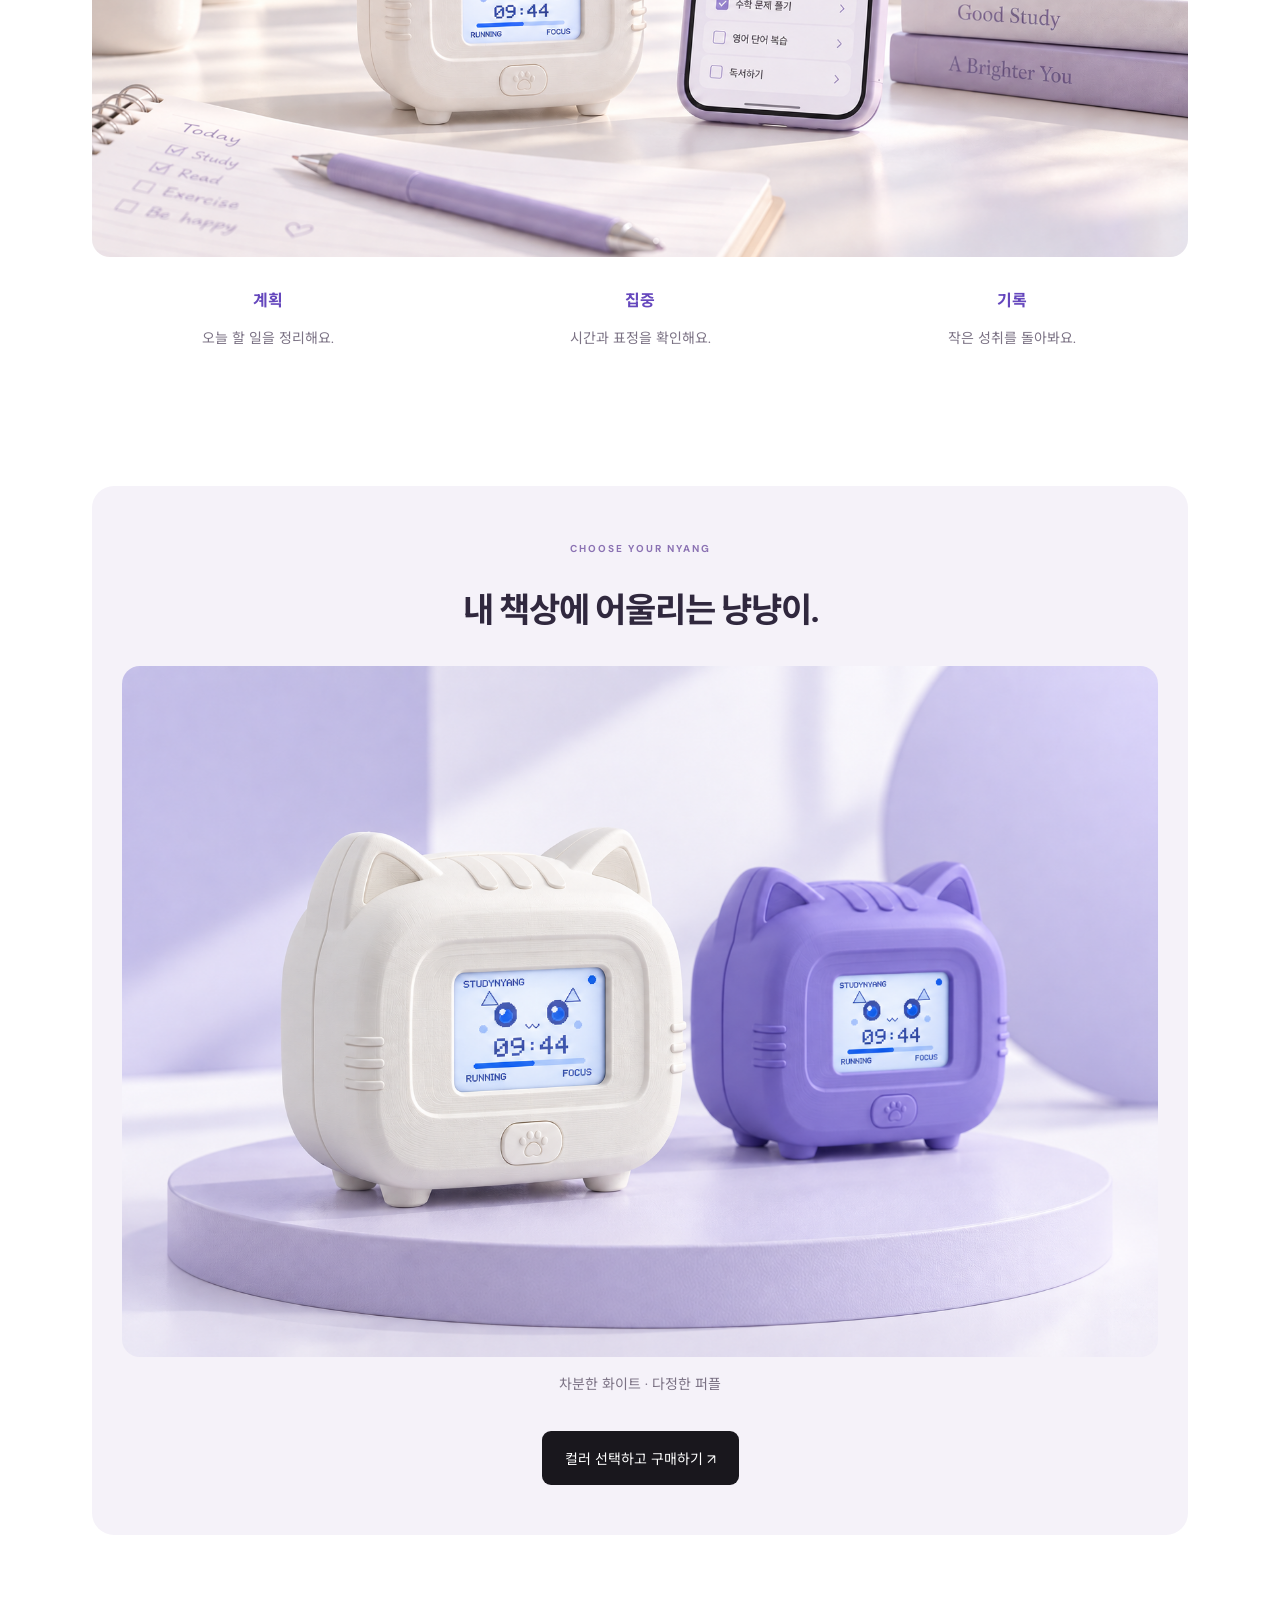
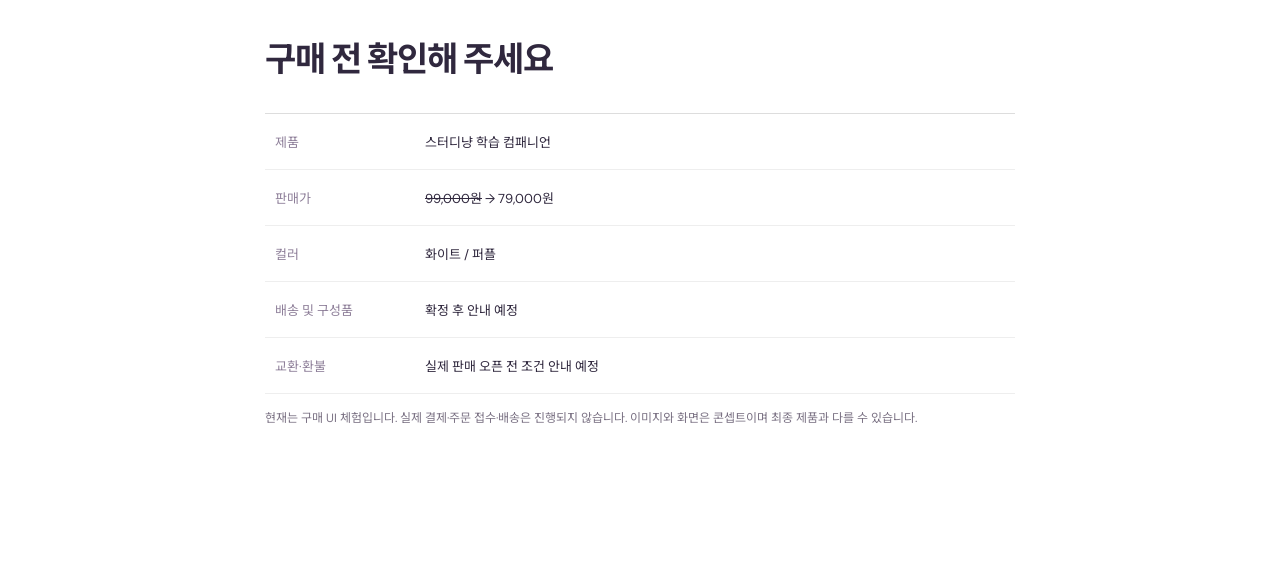
<file: shop/index.html>
<!doctype html><html lang="ko"><head><meta charset="utf-8"><meta name="viewport" content="width=device-width,initial-scale=1"><title>스터디냥 · 제품 구매</title><link rel="stylesheet" href="../style.css"><link rel="stylesheet" href="../landing/style.css?v=checkout2"><link rel="stylesheet" href="./style.css?v=checkout2"><link rel="stylesheet" href="../header.css?v=56"></head><body><header><a class="brand" href="../landing/"><span class="brand-icon">✦</span>Study<span>Nyang</span><span class="brand-dot">.</span></a><nav><a href="../landing/">랜딩페이지로 ↗</a></nav></header><main class="shop-main"><div class="shop-grid"><figure><img src="../landing/physical-hero-lcd.png" alt="화이트와 퍼플 스터디냥 기기"><figcaption>실물 기기 기반 AI 제품 콘셉트 이미지</figcaption></figure><section class="shop-info"><span class="eyebrow">STUDYNYANG · OPEN SPECIAL</span><h1>책상 위 공부 친구,<br>스터디냥</h1><p>앱 속 냥냥이와 함께 쌓아가는 작은 집중.<br>매일 마주하고 싶은 나만의 공부 동반자예요.</p><div class="price"><del>99,000원</del><strong>79,000<span>원</span></strong><small>정식 오픈 기념 · 20,000원 할인</small></div><form id="orderForm"><label for="color">컬러</label><select id="color"><option>화이트</option><option>퍼플</option></select><label for="quantity">수량</label><input id="quantity" type="number" min="1" max="10" value="1" required><div class="order-total"><span>상품 합계</span><strong id="total" aria-live="polite">79,000원</strong></div><p class="checkout-note">주문 화면 체험 버전입니다. 실제 결제와 배송은 아직 연결되지 않았어요.</p><button class="primary-link" type="submit">구매하기</button></form><details><summary>배송·교환·환불 안내</summary><p>배송 일정, 배송비, 교환·환불 조건은 실제 판매 오픈 전 안내 예정입니다. 현재는 주문이 접수되거나 결제되지 않습니다.</p></details></section></div><nav class="detail-nav" aria-label="제품 상세 메뉴"><a href="#details">제품 이야기</a><a href="#use">사용 경험</a><a href="#guide">구매 안내</a><button data-buy>79,000원 · 구매하기</button></nav>
<div class="product-detail" id="details"><section class="detail-intro"><span class="eyebrow">A LITTLE FRIEND ON YOUR DESK</span><h2>공부를 시작하는 순간,<br>혼자가 아니도록.</h2><p>책상 위 냥냥이와 앱 속 공부 기록.<br>오늘의 작은 집중을 함께 쌓아가는 스터디냥을 만나보세요.</p><img src="../landing/cat-device-hero.png" loading="lazy" alt="냥냥이 캐릭터, 학습 앱과 스터디냥 기기"></section><section class="detail-block" id="use"><span class="eyebrow">01 · TOUCH & FOCUS</span><h2>손끝에 닿는<br>작은 공부 친구.</h2><p>고양이 귀를 닮은 둥근 몸체와 발바닥 버튼.<br>화면 속 캐릭터를 넘어, 매일 곁에 두는 기기로 만나요.</p><img src="./product-touch.png" loading="lazy" alt="스터디냥 기기의 발바닥 버튼을 누르는 사용 장면"><small>실물 제품을 참고한 AI 콘셉트 이미지입니다.</small></section><section class="detail-block soft"><span class="eyebrow">02 · YOUR DAILY RHYTHM</span><h2>집중하는 아이 옆에,<br>냥냥이가 있어요.</h2><p>한 문제를 더 풀고, 오늘의 계획을 돌아보고.<br>거창하지 않아도 꾸준한 공부가 이어지는 일상을 그립니다.</p><img src="../landing/study-child-navy.png" loading="lazy" alt="네이비 셔츠를 입은 아이가 스터디냥과 앱 옆에서 공부하는 모습"></section><section class="detail-block"><span class="eyebrow">03 · APP & DEVICE</span><h2>계획은 앱에서,<br>집중은 책상 위에서.</h2><p>학습 계획과 시간, 성취를 하나의 흐름으로.<br>캐릭터와 기기가 함께하는 학습 경험을 준비하고 있어요.</p><img src="../landing/physical-desk-lcd.png" loading="lazy" alt="스터디냥 앱과 화이트·퍼플 기기"><div class="detail-benefits"><div><b>계획</b><p>오늘 할 일을 정리해요.</p></div><div><b>집중</b><p>시간과 표정을 확인해요.</p></div><div><b>기록</b><p>작은 성취를 돌아봐요.</p></div></div></section><section class="detail-block soft"><span class="eyebrow">CHOOSE YOUR NYANG</span><h2>내 책상에 어울리는 냥냥이.</h2><img src="../landing/physical-hero-lcd.png" loading="lazy" alt="화이트와 퍼플 제품 컬러"><p>차분한 화이트 · 다정한 퍼플</p><button class="primary-link" data-buy>컬러 선택하고 구매하기 ↗</button></section><section class="purchase-guide" id="guide"><h2>구매 전 확인해 주세요</h2><dl><dt>제품</dt><dd>스터디냥 학습 컴패니언</dd><dt>판매가</dt><dd><del>99,000원</del> → 79,000원</dd><dt>컬러</dt><dd>화이트 / 퍼플</dd><dt>배송 및 구성품</dt><dd>확정 후 안내 예정</dd><dt>교환·환불</dt><dd>실제 판매 오픈 전 조건 안내 예정</dd></dl><p>현재는 구매 UI 체험입니다. 실제 결제·주문 접수·배송은 진행되지 않습니다. 이미지와 화면은 콘셉트이며 최종 제품과 다를 수 있습니다.</p></section></div>
</main><dialog id="orderDialog" aria-labelledby="orderTitle"><button id="closeOrder" aria-label="주문서 닫기">×</button><span class="eyebrow">CHECKOUT · 주문 체험</span><h2 id="orderTitle">주문서</h2><p class="checkout-demo">실제 결제 없이 구매 흐름을 확인해요. 입력 정보는 저장·전송되지 않습니다.</p><div id="orderSummary" class="checkout-product"></div><form id="checkoutForm"><fieldset><legend>받는 분</legend><label for="buyer">이름</label><input id="buyer" placeholder="홍길동" autocomplete="off" required maxlength="40"><label for="phone">연락처</label><input id="phone" type="tel" placeholder="010-0000-0000" autocomplete="off" required pattern="[0-9 +()-]{9,20}"><label for="address">배송 주소</label><input id="address" placeholder="주소를 입력해 주세요" autocomplete="off" required maxlength="200"><label for="addressDetail">상세 주소</label><input id="addressDetail" placeholder="동·호수 등" autocomplete="off" maxlength="100"><label for="delivery">배송 요청</label><select id="delivery"><option>문 앞에 놓아주세요</option><option>배송 전 연락해 주세요</option><option>직접 받을게요</option></select></fieldset><fieldset><legend>결제 방법</legend><div class="payment-options"><label><input type="radio" name="payment" value="카드" checked> 신용·체크카드</label><label><input type="radio" name="payment" value="간편결제"> 간편결제</label></div><small>결제 수단 선택 UI이며 카드 정보는 입력하지 않습니다.</small></fieldset><div class="checkout-totals"><span>상품 금액</span><b id="checkoutAmount"></b><span>배송비</span><b>미정 · 결제 전 안내</b></div><label class="agreement"><input type="checkbox" required> 실제 주문·결제가 아닌 체험임을 확인했습니다.</label><button class="primary-link checkout-submit" type="submit">주문 체험 완료하기</button></form><div id="checkoutComplete" hidden role="status"><h3>주문 흐름을 모두 확인했어요!</h3><p>결제된 금액과 접수된 주문은 없습니다.</p><button id="doneOrder" class="primary-link">계속 둘러보기</button></div></dialog>
<script src="./app.js"></script></body></html>
</file>
<file: style.css>
@import url('https://fonts.googleapis.com/css2?family=DM+Sans:wght@400;500;600;700&family=Noto+Sans+KR:wght@400;500;600;700;800&display=swap');
:root{font-family:'DM Sans','Noto Sans KR',sans-serif;color:#282734;background:#fafbfc;font-synthesis:none;--purple:#7c5ce5;--muted:#92909e;--line:#efedf3}*{box-sizing:border-box}body{margin:0}button,input,select{font:inherit}button,a,select{ -webkit-tap-highlight-color:transparent}button{cursor:pointer}button:disabled{cursor:wait;opacity:.6}button,a,input,select{outline-offset:4px}button:focus-visible,a:focus-visible,input:focus-visible,select:focus-visible{outline:3px solid #b09ae9}a{color:inherit;text-decoration:none}.sidebar{width:246px;background:#fff;position:fixed;inset:0 auto 0 0;border-right:1px solid var(--line);display:flex;flex-direction:column;padding:38px 23px 0;z-index:5}.brand{font-size:25px;font-weight:800;letter-spacing:-1.1px;display:flex;align-items:center;white-space:nowrap}.brand>span:not(.brand-icon):not(.brand-dot){color:var(--purple)}.brand-icon{font-size:26px;color:white;background:var(--purple);border-radius:13px;width:35px;height:36px;display:inline-grid;place-items:center;margin-right:8px}.brand-dot{color:var(--purple)}.workspace-label{font-size:10px;font-weight:700;letter-spacing:1.7px;color:#aaa6b5;margin:49px 15px 18px}.nav{border:0;background:none;width:100%;display:flex;align-items:center;gap:13px;text-align:left;color:#85818f;padding:15px 16px;border-radius:10px;font-size:14px;font-weight:500;margin-bottom:7px}.nav.active{background:#f0ebfc;color:#7956db;font-weight:700}.nav:hover{background:#f7f4fe}.icon{width:19px;height:19px;flex-shrink:0;vertical-align:middle;stroke-width:1.7}.nav-new{font-size:9px;margin-left:auto;color:#a59daf;letter-spacing:1px}.sidebar-bottom{margin-top:auto}.side-note{margin:45px 0 25px;text-align:center;padding:0 10px 22px;border-bottom:1px solid var(--line)}.side-note strong{font-size:13px;font-weight:600}.side-note p{font-size:11px;color:#9995a5;margin:8px 0}.side-note .cat{width:160px;height:130px;margin:0 auto 6px}.back-link{font-size:13px;color:#85818f;display:flex;justify-content:space-between;padding:4px 13px 23px}.profile{display:flex;gap:10px;align-items:center;padding:21px 4px;border-top:1px solid var(--line)}.avatar{background:#ede6fa;color:#8364bb;border-radius:50%;width:36px;height:36px;display:grid;place-items:center;font-size:14px;font-weight:600}.profile strong{font-size:13px}.profile small{display:block;font-size:10px;color:#aaa3b3;margin-top:4px}.profile-more{color:#a7a0b3;margin-left:auto}.shell{margin-left:246px}.topbar{height:81px;border-bottom:1px solid var(--line);background:white;display:flex;align-items:center;justify-content:space-between;padding:0 43px}.breadcrumbs{font-size:12px;color:#a29daa;display:flex;gap:17px}.breadcrumbs strong{font-weight:500;color:#5e5969}.top-actions{display:flex;align-items:center;gap:18px}.demo-badge{font-size:11px;color:#9a7a37;background:#fff9e9;padding:6px 10px;border-radius:5px}.demo-badge.live{color:#417e64;background:#eef8f1}.icon-button{background:transparent;border:0;color:#93909f;padding:6px}.header-divider{width:1px;height:19px;background:#ece9f0}.top-actions select{border:0;background:white;color:#6b6577;font-size:12px}.avatar.small{width:29px;height:29px;font-size:11px}main{max-width:1510px;margin:auto;padding:43px 43px 20px}.page-heading{display:flex;justify-content:space-between;align-items:center;margin-bottom:30px;gap:20px}.eyebrow{font-size:10px;letter-spacing:2px;color:#9787b9;font-weight:700}h1{font-size:28px;letter-spacing:-1.3px;font-weight:700;margin:11px 0}.title-dot{color:var(--purple);margin-left:3px}.page-heading p{font-size:13px;color:#9791a1;margin:10px 0 0}.button{border:1px solid #e4e0ec;border-radius:8px;padding:10px 14px;background:white;color:#645c73;display:inline-flex;align-items:center;justify-content:center;gap:8px;font-size:12px;white-space:nowrap}.button .icon{width:15px;height:15px}.button:hover{border-color:#a993dc;background:#fcfaff}.button.primary{background:var(--purple);border-color:var(--purple);color:#fff}.filterbar{display:flex;align-items:center;margin-bottom:24px;gap:15px}.student-selector{display:flex;align-items:center;gap:11px}.student-avatar{height:39px;width:39px;background:#f0eafd;color:#8365bb;border-radius:13px;display:grid;place-items:center;font-size:14px;font-weight:600}.student-selector strong{font-size:14px}.student-selector div>span{display:block;font-size:10px;margin-top:3px;color:#aaa4b2}.student-tag{font-size:10px;color:#8d799c;border:1px solid #e7def1;border-radius:4px;padding:3px 6px;margin-left:3px}.periods{display:flex;background:#f0eef4;border-radius:7px;padding:3px;margin-left:auto}.periods button{border:0;border-radius:5px;background:none;color:#9e97aa;font-size:11px;padding:7px 13px}.periods button.selected{background:white;color:#5f526f;box-shadow:0 1px 3px #34224a0c}.date-range{font-size:11px;color:#8d849b;border:1px solid #e6e1ee;border-radius:7px;padding:9px 12px}.welcome{position:relative;background:linear-gradient(110deg,#f1ecfc,#f6f3fc 60%,#f2edfc);border:1px solid #eae1fa;border-radius:14px;min-height:157px;padding:27px 30px;overflow:hidden;margin-bottom:22px}.welcome .pill{font-size:10px;color:#9877cf;background:#fff9;border-radius:4px;padding:5px 8px;display:inline-block}.welcome h2{font-size:21px;letter-spacing:-.8px;margin:13px 0 9px;font-weight:600}.welcome h2 em{font-style:normal;color:#8560d0}.welcome p{font-size:12px;color:#9c8daf;margin:0;line-height:1.7;max-width:65%}.welcome .cat{position:absolute;right:26px;bottom:-8px;width:235px;height:178px;mix-blend-mode:multiply}.welcome .sparkle{position:absolute;right:260px;top:35px;color:#c2abf2;font-size:23px}.cat{background-image:url('./cats-multishot.png');background-size:300% 100%;background-repeat:no-repeat}.cat-wave{background-position:0% center}.cat-study{background-position:50% center}.cat-trophy{background-position:100% center}.stats{display:grid;grid-template-columns:repeat(4,1fr);gap:16px;margin-bottom:24px}.stat{padding:21px 22px 18px;border:1px solid var(--line);background:white;border-radius:12px}.stat-top{display:flex;align-items:center;justify-content:space-between;font-size:12px;color:#96909e}.stat-icon{display:grid;place-items:center;background:#f5f1fc;color:#9c81d4;width:29px;height:29px;border-radius:8px}.stat-icon .icon{width:15px;height:15px}.stat:nth-child(2) .stat-icon{color:#84ad9a;background:#f0f7f4}.stat:nth-child(3) .stat-icon{color:#d1ab69;background:#fbf6ed}.stat:nth-child(4) .stat-icon{color:#829dca;background:#f0f4fa}.stat-value{font-size:28px;letter-spacing:-1px;font-weight:600;margin:14px 0 11px}.stat-value small{font-size:14px;font-weight:400;color:#a59dac;margin-left:4px;letter-spacing:0}.stat-foot{font-size:10px;color:#aba3b3}.stat-foot b{color:#74a48e;font-weight:500;margin-right:6px}.grid-main{display:grid;grid-template-columns:minmax(0,1.65fr) minmax(285px,1fr);gap:21px;margin-bottom:22px}.panel{background:#fff;border:1px solid var(--line);border-radius:13px;padding:23px 25px;min-width:0}.panel-header{display:flex;align-items:center;justify-content:space-between;gap:10px}.panel h2{font-size:15px;font-weight:600;margin:0;letter-spacing:-.3px}.panel-subtitle{font-size:10px;color:#aaa3b3;margin:8px 0 0}.legend{font-size:10px;color:#aaa3b3;display:flex;gap:13px;align-items:center}.legend span{display:flex;align-items:center;gap:5px}.dot{width:6px;height:6px;border-radius:50%;background:#9675e2;display:inline-block}.dot.light{background:#e6ddf8}.chart-wrap{height:220px;position:relative;margin:20px 0 4px;padding-left:34px}.chart-grid{position:absolute;inset:0 0 25px 34px;display:flex;flex-direction:column;justify-content:space-between}.chart-grid div{border-top:1px dashed #eeebf2;position:relative}.chart-grid span{position:absolute;right:calc(100% + 10px);top:-6px;font-size:9px;color:#b8b0c2;white-space:nowrap}.bars{height:100%;position:relative;display:flex;justify-content:space-around;gap:9px}.bar-group{height:100%;display:flex;flex-direction:column;align-items:center;justify-content:flex-end;flex:1;min-width:0}.bar-pair{height:calc(100% - 25px);width:100%;display:flex;align-items:flex-end;justify-content:center;gap:5px}.bar{width:20px;background:#9b7ce1;border-radius:4px 4px 0 0;position:relative;min-height:2px;transition:height .4s}.bar.previous{background:#ebe5f7}.bar:hover:after{content:attr(data-label);position:absolute;bottom:calc(100% + 6px);left:50%;transform:translateX(-50%);background:#3b304c;color:white;font-size:10px;padding:5px 7px;border-radius:5px;white-space:nowrap;z-index:3}.bar-label{font-size:10px;color:#a69daf;height:25px;padding-top:12px}.chart-note{background:#faf8fe;color:#9984b5;padding:10px 12px;border-radius:6px;font-size:10px;margin-top:13px}.donut-area{display:flex;align-items:center;justify-content:center;gap:23px;margin:27px 0 24px}.donut{width:140px;height:140px;flex-shrink:0;border-radius:50%;display:grid;place-items:center}.donut-hole{background:white;width:110px;height:110px;border-radius:50%;display:flex;align-items:center;justify-content:center;flex-direction:column}.donut-hole small{font-size:10px;color:#a59caf}.donut-hole strong{font-size:23px;font-weight:600;letter-spacing:-1px;margin-top:5px}.subjects{flex:1;max-width:135px}.subject{display:flex;align-items:center;gap:6px;font-size:10px;margin:14px 0;color:#948a9f}.subject b{margin-left:auto;color:#62556f;font-weight:500}.subject-note{border-top:1px solid var(--line);padding-top:15px;display:flex;justify-content:space-between;font-size:10px;color:#a399ae}.subject-note b{color:#85718e;font-weight:500}.grid-bottom{display:grid;grid-template-columns:minmax(0,1.65fr) minmax(285px,1fr);gap:21px}.text-button{border:0;background:transparent;color:#a296b3;font-size:10px;display:flex;align-items:center;gap:6px}.text-button:hover{color:var(--purple)}.record-table{width:100%;border-collapse:collapse;text-align:left;margin-top:17px;font-size:11px}.record-table th{background:#faf9fc;font-size:10px;font-weight:400;color:#aaa1b5;padding:11px 10px}.record-table td{padding:15px 10px;border-bottom:1px solid #f3f0f7;color:#8f859a}.record-table tr:last-child td{border-bottom:0}.record-table td:first-child{color:#62566f}.subject-badge{display:inline-block;border-radius:5px;padding:4px 8px;background:#f1ebfc;color:#9475c7}.subject-badge.english{color:#749caa;background:#eef6f8}.subject-badge.korean{color:#b49868;background:#faf5eb}.subject-badge.science{color:#80a892;background:#f1f7f3}.completion{color:#83ad99!important;font-size:10px}.goal-panel{position:relative;overflow:hidden}.goal-row{display:flex;justify-content:space-between;align-items:center;margin-top:23px;font-size:11px;color:#8a8098}.goal-row strong{color:#8d67cf;font-size:12px;font-weight:500}.progress{height:6px;border-radius:5px;background:#f0eaf8;overflow:hidden;margin-top:11px}.progress>span{height:100%;display:block;background:#a482e3;border-radius:5px}.goal-caption{font-size:10px;color:#b0a4bb;margin-top:8px}.reward{display:flex;align-items:center;gap:12px;margin-top:19px;padding:10px 13px;background:#fbf9fe;border-radius:8px}.reward .cat{width:74px;height:75px;flex-shrink:0;mix-blend-mode:multiply}.reward strong{font-size:11px;color:#8b75a2;font-weight:500}.reward p{font-size:10px;color:#b0a0bf;margin:7px 0;line-height:1.6}footer{display:flex;justify-content:space-between;gap:16px;font-size:9px;color:#b5afbd;margin-top:28px;padding:0 2px}footer b{font-size:11px;color:#a49aae;font-weight:500}.connection-panel{max-width:750px;margin:0 auto;padding:40px}.connection-panel .cat{width:210px;height:185px;margin:auto}.connection-panel h2{font-size:22px;margin-bottom:15px}.connection-panel p{color:#8c8199;font-size:14px;line-height:1.9}.connection-actions{display:flex;gap:10px;margin-top:25px}.full-records{overflow-x:auto}.empty{padding:50px;text-align:center;color:#9a8aa9;font-size:14px}.goals-grid{display:grid;grid-template-columns:1fr 1fr;gap:22px}.habit-days{display:flex;gap:9px;margin-top:25px;flex-wrap:wrap}.habit-day{background:#f7f4fb;border-radius:10px;min-width:43px;padding:12px 10px;text-align:center;color:#b6a9c7;font-size:12px}.habit-day.done{background:#eee6fc;color:#8a61d1}.habit-day span{display:block;margin-top:10px;font-size:17px}dialog{border:1px solid #ebe4f4;border-radius:18px;padding:35px;width:min(440px,calc(100% - 32px));box-shadow:0 20px 100px #30204624}dialog::backdrop{background:#28203855;backdrop-filter:blur(3px)}dialog h2{font-size:23px;margin:15px 0}dialog p{font-size:13px;line-height:1.8;color:#96899f}dialog label{font-size:12px;display:block;margin:24px 0 10px}dialog input{width:100%;padding:13px;border:1px solid #e4dbee;border-radius:8px;font-size:14px}dialog .primary{width:100%;margin-top:10px}.dialog-close{position:absolute;right:15px;top:12px;background:none;border:0;font-size:25px;color:#ac9bbb}.form-error{color:#b35b64;min-height:20px}#toast{position:fixed;bottom:28px;left:50%;transform:translate(-50%,20px);opacity:0;pointer-events:none;background:#41334f;color:white;padding:13px 20px;border-radius:9px;font-size:13px;z-index:20;transition:.2s}#toast.show{opacity:1;transform:translate(-50%,0)}
@media(min-width:1600px){main{padding-top:48px}.welcome{min-height:180px}.welcome .cat{height:205px;width:270px}.stat{padding:26px}.chart-wrap{height:245px}}@media(max-width:1180px){.sidebar{width:210px;padding-left:17px;padding-right:17px}.brand{font-size:22px}.brand-icon{width:30px;font-size:21px}.shell{margin-left:210px}main{padding:30px 26px}.topbar{padding:0 26px}.stats{gap:10px}.stat{padding:18px 14px}.stat-value{font-size:24px}.panel{padding:21px 18px}.donut-area{gap:13px}.donut{width:119px;height:119px}.donut-hole{width:92px;height:92px}.grid-main,.grid-bottom{grid-template-columns:minmax(0,1.5fr) minmax(265px,1fr)}}@media(max-width:950px){.sidebar{width:180px;padding:30px 12px 0}.brand{font-size:19px}.brand-icon{width:28px;height:30px;font-size:18px;margin-right:5px}.shell{margin-left:180px}.nav{padding:13px 11px;gap:10px;font-size:13px}.nav-new{display:none}.workspace-label{font-size:9px;margin-left:9px}.grid-main,.grid-bottom{grid-template-columns:1fr}.donut-area{justify-content:flex-start;gap:40px}.donut{width:140px;height:140px}.donut-hole{width:110px;height:110px}.subjects{max-width:none}.side-note .cat{width:140px}.date-range{display:none}h1{font-size:25px}.stat-value{font-size:22px}.stats{grid-template-columns:repeat(2,1fr)}.welcome .cat{right:-13px;width:200px;height:165px}.welcome h2{font-size:19px}.welcome .sparkle{display:none}.top-actions{gap:10px}.breadcrumbs{font-size:11px;gap:10px}.topbar{padding:0 22px}.goals-grid{grid-template-columns:1fr}}@media(max-width:650px){.sidebar{position:static;width:100%;height:auto;padding:20px 18px 0;border-right:0;border-bottom:1px solid var(--line)}.brand{font-size:23px}.brand-icon{width:32px;height:33px}.workspace-label,.sidebar-bottom{display:none}.sidebar nav{display:flex;margin-top:18px;gap:3px}.nav{justify-content:center;padding:11px 5px;font-size:11px;gap:5px;margin-bottom:9px;white-space:nowrap}.nav .icon{width:14px}.shell{margin-left:0}.topbar{height:58px;padding:0 20px}.breadcrumbs{display:none}.top-actions{width:100%;gap:14px}.top-actions .demo-badge{margin-right:auto}main{padding:26px 18px 18px}.page-heading{align-items:flex-start;gap:8px}.page-heading .button{font-size:0;padding:10px;margin-top:22px}.page-heading .button .icon{width:17px;height:17px}.page-heading h1{font-size:22px;letter-spacing:-.9px}.page-heading p{font-size:11px;line-height:1.8;max-width:280px}.eyebrow{font-size:8px}.filterbar{gap:8px}.student-tag{display:none}.student-selector strong{font-size:13px}.periods button{padding:7px 9px;font-size:10px}.welcome{padding:23px 20px;min-height:157px}.welcome h2{font-size:17px;max-width:65%;line-height:1.5}.welcome p{font-size:10px;max-width:60%}.welcome .cat{width:150px;height:139px;right:-12px;bottom:-2px}.stats{gap:10px;margin-bottom:17px}.stat{padding:17px}.stat-top{font-size:11px}.stat-value{font-size:25px}.stat-foot{font-size:9px}.panel{padding:22px 18px}.panel h2{font-size:14px}.grid-main,.grid-bottom{gap:17px}.record-table td,.record-table th{padding:12px 6px;font-size:10px}.legend{font-size:9px;gap:9px}.chart-wrap{height:200px}.bar{width:14px}.chart-note{font-size:9px;line-height:1.6}.connection-panel{padding:27px}footer{font-size:8px;flex-direction:column;gap:8px}.connection-actions{flex-wrap:wrap}.full-records .record-table{min-width:500px}}
@media(prefers-reduced-motion:reduce){*{transition:none!important}}
[hidden]{display:none!important}.pagination{display:flex;align-items:center;justify-content:space-between;margin-top:20px;font-size:12px;color:#9b8aab;gap:15px}.pagination>div{display:flex;gap:8px}#subjectFilter{border:1px solid #e9e1f2;border-radius:6px;color:#867098;padding:6px 11px;font-size:12px;background:white}.connection-detail{display:grid;grid-template-columns:85px 1fr;gap:17px;border-top:1px solid var(--line);border-bottom:1px solid var(--line);padding:23px 0;margin:23px 0;font-size:13px}.connection-detail span{color:#a193ad}.connection-detail strong{font-weight:500;color:#7c698d}.connection-panel .mock-note{font-size:12px;color:#ad9bb9;margin-top:25px}.panel-header>.icon{color:#b2a2c7}.record-table{line-height:1.6}.welcome p,.page-heading p{font-size:14px}.panel-subtitle,.chart-note,.subject-note,.goal-caption,.reward p,.stat-foot{font-size:12px}.stat-top,.goal-row,.subject,.reward strong{font-size:13px}.record-table td{font-size:12px}.record-table th{font-size:11px}.nav,.button,.student-selector strong{font-size:14px}.side-note strong{font-size:14px}.side-note p{font-size:12px}.top-actions select,.date-range{font-size:12px}.welcome{min-height:180px}.welcome .cat{width:235px;height:200px}.welcome p{line-height:1.9}.legend,.text-button{font-size:12px}.subject{margin:15px 0}.donut-hole strong{white-space:nowrap;font-size:20px}.chart-note{line-height:1.7}.reward{min-height:100px}.welcome h2{max-width:calc(100% - 220px);line-height:1.5}.goals-grid .reward{margin-top:30px}.goal-caption{line-height:1.6}footer{font-size:11px}.connection-panel .eyebrow{display:block;margin-top:10px}.side-note .cat{height:160px}.cat{background-size:300% 100%}@media(max-width:1180px){.welcome h2{max-width:calc(100% - 175px)}.welcome .cat{width:200px;height:180px}.welcome p{max-width:calc(100% - 155px)}.donut-area{flex-wrap:wrap}.subjects{min-width:95px}}@media(max-width:650px){.nav{font-size:11px}.button{font-size:12px}.welcome{min-height:191px}.welcome h2{max-width:65%}.welcome p{font-size:12px;max-width:63%}.welcome .cat{width:150px;height:150px;right:-4px}.stat-top{font-size:12px}.stat-foot{font-size:11px;line-height:1.6}.page-heading p{font-size:12px}.panel-subtitle{line-height:1.7}.record-table td{font-size:11px}.record-table th{font-size:10px}.subject-note{font-size:11px}.legend{font-size:10px}.reward p{font-size:11px}.reward strong{font-size:12px}.chart-note{font-size:11px}.pagination{font-size:11px}footer{font-size:10px}.top-actions select{font-size:12px}}
body{word-break:keep-all;overflow-wrap:break-word}.welcome .cat{width:200px;height:200px;right:38px}.panel-subtitle,.stat-top,.stat-foot,.page-heading p,.subject-note,.goal-caption{color:#817889}.record-table td{color:#766c80}.chart-grid span,.bar-label{color:#968aa2}@media(max-width:1180px){.welcome .cat{width:180px;height:180px;right:10px}}@media(max-width:650px){.welcome .cat{width:145px;height:145px;right:0}.welcome h2{max-width:68%;font-size:16px}.welcome p{max-width:61%}.page-heading h1{font-size:21px}.filterbar{margin-bottom:24px}.record-table td:first-child{white-space:nowrap}}

/* Brand-colored header, shared across desktop and mobile. */
.topbar {
  background: var(--purple);
  border-bottom-color: #704dd5;
  color: #fff;
}
.topbar .breadcrumbs { color: #f0eaff; }
.topbar .breadcrumbs strong,
.topbar .icon-button,
.topbar .top-actions select { color: #fff; }
.topbar .top-actions select { background: transparent; }
.topbar .top-actions select option { background: #fff; color: #282734; }
.topbar .header-divider { background: #ffffff40; }
.topbar .demo-badge { background: #ffffff; color: #6948b7; }
.topbar .avatar { background: #ede6fa; color: #6948b7; }
.topbar .icon-button:hover { background: #ffffff20; border-radius: 6px; }
.topbar button:focus-visible,
.topbar select:focus-visible { outline-color: #fff; }

/* Compact, deeper StudyNyang header. */
.topbar {
  height: 64px;
  background: #6547bd;
  border-bottom-color: #5c3ead;
}
@media (max-width: 650px) {
  .topbar { height: 50px; }
}
</file>
<file: sidebar.css>
.sidebar{--purple:#7c5ce5;--line:#efedf3;color:#282734;gap:0;font-family:"DM Sans","Noto Sans KR",sans-serif}.sidebar a{text-decoration:none;color:inherit}
.sidebar{width:246px;background:#fff;position:fixed;inset:0 auto 0 0;border-right:1px solid var(--line);display:flex;flex-direction:column;padding:38px 23px 0;z-index:5}
.sidebar .brand{font-size:25px;font-weight:800;letter-spacing:-1.1px;display:flex;align-items:center;white-space:nowrap}
.sidebar .brand>span:not(.brand-icon):not(.brand-dot){color:var(--purple)}
.sidebar .brand-icon{font-size:26px;color:white;background:var(--purple);border-radius:13px;width:35px;height:36px;display:inline-grid;place-items:center;margin-right:8px}
.sidebar .brand-dot{color:var(--purple)}
.sidebar .workspace-label{font-size:10px;font-weight:700;letter-spacing:1.7px;color:#aaa6b5;margin:49px 15px 18px}
.sidebar .nav{border:0;background:none;width:100%;display:flex;align-items:center;gap:13px;text-align:left;color:#85818f;padding:15px 16px;border-radius:10px;font-size:14px;font-weight:500;margin-bottom:7px}
.sidebar .nav.active{background:#f0ebfc;color:#7956db;font-weight:700}
.sidebar .nav:hover{background:#f7f4fe}
.sidebar .icon{width:19px;height:19px;flex-shrink:0;vertical-align:middle;stroke-width:1.7}
.sidebar .nav-new{font-size:9px;margin-left:auto;color:#a59daf;letter-spacing:1px}
.sidebar-bottom{margin-top:auto}
.sidebar .side-note{margin:45px 0 25px;text-align:center;padding:0 10px 22px;border-bottom:1px solid var(--line)}
.sidebar .side-note strong{font-size:13px;font-weight:600}
.sidebar .side-note p{font-size:11px;color:#9995a5;margin:8px 0}
.sidebar .side-note .cat{width:160px;height:130px;margin:0 auto 6px}
.sidebar .back-link{font-size:13px;color:#85818f;display:flex;justify-content:space-between;padding:4px 13px 23px}
.sidebar .profile{display:flex;gap:10px;align-items:center;padding:21px 4px;border-top:1px solid var(--line)}
.sidebar .avatar{background:#ede6fa;color:#8364bb;border-radius:50%;width:36px;height:36px;display:grid;place-items:center;font-size:14px;font-weight:600}
.sidebar .profile strong{font-size:13px}
.sidebar .profile small{display:block;font-size:10px;color:#aaa3b3;margin-top:4px}
.sidebar .profile-more{color:#a7a0b3;margin-left:auto}
.sidebar .avatar.small{width:29px;height:29px;font-size:11px}
.sidebar .cat{background-image:url('./cats-multishot.png');background-size:300% 100%;background-repeat:no-repeat}
.sidebar .cat-study{background-position:50% center}
@media(max-width:1180px){.sidebar{width:210px;padding-left:17px;padding-right:17px}
.sidebar .brand{font-size:22px}
.sidebar .brand-icon{width:30px;font-size:21px}
}
@media(max-width:950px){.sidebar{width:180px;padding:30px 12px 0}
.sidebar .brand{font-size:19px}
.sidebar .brand-icon{width:28px;height:30px;font-size:18px;margin-right:5px}
.sidebar .nav{padding:13px 11px;gap:10px;font-size:13px}
.sidebar .nav-new{display:none}
.sidebar .workspace-label{font-size:9px;margin-left:9px}
.sidebar .side-note .cat{width:140px}
}
@media(max-width:650px){.sidebar{position:static;width:100%;height:auto;padding:20px 18px 0;border-right:0;border-bottom:1px solid var(--line)}
.sidebar .brand{font-size:23px}
.sidebar .brand-icon{width:32px;height:33px}
.sidebar .workspace-label,.sidebar-bottom{display:none}
.sidebar nav{display:flex;margin-top:18px;gap:3px}
.sidebar .nav{justify-content:center;padding:11px 5px;font-size:11px;gap:5px;margin-bottom:9px;white-space:nowrap}
.sidebar .nav .icon{width:14px}
}
.sidebar .nav{font-size:14px}
.sidebar .side-note strong{font-size:14px}
.sidebar .side-note p{font-size:12px}
.sidebar .side-note .cat{height:160px}
.sidebar .cat{background-size:300% 100%}
@media(max-width:650px){.sidebar .nav{font-size:11px}
}

.interaction-shell{margin-left:246px}@media(max-width:1180px){.interaction-shell{margin-left:210px}}@media(max-width:950px){.interaction-shell{margin-left:180px}}@media(max-width:650px){.interaction-shell{margin-left:0}}
.sidebar .nav{white-space:nowrap}@media(min-width:651px) and (max-width:1180px){.sidebar .nav{gap:8px;padding-left:10px;padding-right:10px;font-size:12px}.sidebar .nav-new{font-size:8px}}
</file>
<file: header.css>
/* Consistent top navigation height on every screen. */
body>header,body>.shell>.topbar,.interaction-shell>header{height:56px;min-height:56px;max-height:56px;box-sizing:border-box;padding-top:0;padding-bottom:0}
body>header .login{padding:9px 18px}
</file>
<file: interaction/style.css>
@import url('https://fonts.googleapis.com/css2?family=DM+Sans:wght@400;500;600;700&family=Noto+Sans+KR:wght@400;500;600;700&display=swap');
:root{font-family:'DM Sans','Noto Sans KR',sans-serif;color:#322a42;background:#faf9fc;font-synthesis:none}*{box-sizing:border-box}body{margin:0;word-break:keep-all}button,input{font:inherit}button,a{cursor:pointer}button{transition:background .2s,transform .2s}button:hover{transform:translateY(-1px)}button:disabled{opacity:.6;cursor:wait}button:focus-visible,a:focus-visible,input:focus-visible{outline:3px solid #af94ea;outline-offset:4px}[hidden]{display:none!important}header{height:64px;background:#6547bd;color:#fff;display:flex;align-items:center;gap:24px;padding:0 40px}header a{color:inherit;text-decoration:none}header>a:first-child{font-size:24px;letter-spacing:-1px}header strong{margin-left:8px}.breadcrumb{font-size:13px;color:#e0d4f6}.back{font-size:13px;margin-left:auto}main{max-width:1440px;margin:0 auto;padding:38px 42px 22px}.heading{display:flex;justify-content:space-between;align-items:center;gap:20px;margin-bottom:29px}.heading small{font-size:10px;letter-spacing:2px;color:#9b87b9;font-weight:600}h1{font-size:28px;letter-spacing:-1px;margin:10px 0}h1>span{color:#916bde}.heading p{font-size:14px;color:#93869f;margin:9px 0}.prototype{font-size:10px;letter-spacing:.8px;background:#f0e9f9;color:#9277b0;padding:9px 12px;border-radius:6px}.layout{display:grid;grid-template-columns:minmax(0,1fr) 350px;gap:24px}.room{background:radial-gradient(ellipse at 50% 50%,#fff 5%,#f3edf9 65%,#eae0f7 100%);border:1px solid #e6dcf1;border-radius:22px;min-height:725px;position:relative;overflow:hidden;display:flex;flex-direction:column}.room-top{display:flex;justify-content:space-between;align-items:center;padding:24px 26px;position:relative;z-index:2}.live{font-size:12px;color:#8a729e;display:flex;align-items:center;gap:7px}.live i{height:6px;width:6px;background:#b098d7;border-radius:50%}.subtle{background:#fff9;border:1px solid #e5daee;border-radius:7px;padding:7px 10px;color:#9a87ad;font-size:11px}#stage{height:490px;position:relative;touch-action:none;cursor:grab;margin-top:-7px}#stage:active{cursor:grabbing}#stage canvas{display:block;width:100%;height:100%}#loading{position:absolute;inset:0;display:grid;place-items:center;font-size:15px;color:#89759f;text-align:center;padding:40px;line-height:1.8}.speech{position:relative;align-self:center;max-width:85%;text-align:center;background:#fffdfd;box-shadow:0 4px 20px #6c4e8610;border:1px solid #eee6f4;border-radius:16px;padding:16px 24px;color:#705b87;font-size:15px;line-height:1.7;margin-top:-12px;min-height:58px}.speech:before{content:'';position:absolute;top:-7px;left:50%;width:12px;height:12px;background:#fff;transform:rotate(45deg);border-top:1px solid #eee6f4;border-left:1px solid #eee6f4}.stage-hint{text-align:center;font-size:11px;color:#a797b7;margin:18px 0}.actions{display:flex;gap:10px;justify-content:center;padding:0 22px;margin:0 auto 28px;width:100%;max-width:560px}.actions button{flex:1;background:#ffffffc9;border:1px solid #e5dbf0;border-radius:12px;padding:13px 6px;color:#9a7bc0;font-size:20px}.actions button span{display:block;font-size:12px;color:#897597;margin-top:6px}.actions button:hover,.actions button.active{background:#ebe0fc;border-color:#b699e0}.room-foot{display:flex;justify-content:space-between;padding:16px 24px;border-top:1px solid #e6dbee70;margin-top:auto;font-size:9px;letter-spacing:1px;color:#b09bbe}.room-foot span:last-child{letter-spacing:0}aside{display:flex;flex-direction:column;gap:20px}aside>section{background:#fff;border:1px solid #ede7f2;border-radius:17px;padding:21px}.section-head{display:flex;justify-content:space-between;align-items:center;gap:8px}.section-head h2{font-size:15px;margin:0;font-weight:600}.section-head>span{font-size:10px;color:#ac9ab7;background:#f5f1f8;border-radius:5px;padding:5px 7px}.camera-preview{height:157px;margin:19px 0 16px;background:#f8f6fb;border:1px dashed #e5ddee;border-radius:12px;position:relative;overflow:hidden}#cameraEmpty{height:100%;display:flex;align-items:center;justify-content:center;flex-direction:column;color:#a795bc}#cameraEmpty>span{font-size:28px;margin-bottom:8px}#cameraEmpty strong{font-size:12px;font-weight:500}#cameraEmpty p{font-size:10px;color:#b0a1bf;margin:7px 0}video{width:100%;height:100%;object-fit:fill;transform:scaleX(-1)}#faceBox{position:absolute;border:2px solid #c6b0f0;border-radius:13px;box-shadow:0 0 0 1000px #21132f18;pointer-events:none}.primary{background:#7d5cce;border:0;color:#fff;border-radius:9px;width:100%;padding:12px;font-size:13px}.camera-info{font-size:11px;color:#a393af;line-height:1.8;margin:12px 0 0}.chat-card{display:flex;flex-direction:column;flex:1}.section-head button{font-size:10px;color:#a18ab5;background:none;border:1px solid #eee6f5;padding:6px 8px;border-radius:6px}.chat-caption{font-size:10px;color:#b0a2bb;margin:9px 0 0}#messages{height:214px;overflow-y:auto;margin:17px 0;scrollbar-width:thin;scrollbar-color:#e0d4ed transparent;padding-right:4px}.message{max-width:95%;font-size:13px;margin-bottom:14px}.message>span{font-size:10px;color:#ac99ba;margin-left:4px}.message p{padding:12px 14px;background:#f6f1fc;color:#8b719f;border-radius:0 13px 13px 13px;line-height:1.7;margin:6px 0}.user-message{margin-left:auto}.user-message>span{display:block;text-align:right}.user-message p{background:#8260cc;color:white;border-radius:13px 0 13px 13px}.suggestions{display:flex;gap:6px;margin:0 0 13px;flex-wrap:wrap}.suggestions button{font-size:10px;border:1px solid #e9e0f3;color:#a28ab4;border-radius:20px;background:#fff;padding:7px 9px}form{display:flex;align-items:center;border:1px solid #e7ddf0;border-radius:11px;padding:7px;background:#fcfaff;margin-top:auto}input{font-size:12px;min-width:0;flex:1;border:0;background:none;color:#705484;padding:6px;outline-offset:0}input::placeholder{color:#b8a9c4}form button{background:#8461cf;color:white;width:32px;height:32px;flex-shrink:0;border:0;border-radius:8px;font-size:21px}footer{display:flex;justify-content:space-between;margin-top:23px;font-size:10px;color:#ad9dbb;gap:12px}footer span{color:#bfb2c9}@media(max-width:1000px){main{padding:30px 24px}.layout{grid-template-columns:minmax(0,1fr) 310px;gap:17px}.room-top{padding:20px 18px}.live{font-size:10px}.prototype{display:none}.speech{font-size:13px;padding:15px}.room-foot{font-size:8px;gap:10px}.actions{gap:7px;padding:0 16px}.actions button span{font-size:11px}.room{min-height:720px}}@media(max-width:760px){header{padding:0 20px;height:56px}header>a:first-child{font-size:21px}.breadcrumb{display:none}.back{font-size:11px}main{padding:28px 16px}.heading h1{font-size:23px}.heading p{font-size:12px;line-height:1.8}.heading small{font-size:9px}.layout{grid-template-columns:1fr}.room{min-height:0}.room-top{padding:20px}#stage{height:355px}.speech{font-size:13px;margin-top:0}.room-foot{padding:15px 18px}.actions{margin-bottom:22px}.camera-preview{height:185px}.camera-card{padding:23px}aside{display:grid;grid-template-columns:1fr 1fr;gap:16px}.section-head{flex-wrap:wrap}.chat-card{padding:20px}#messages{height:200px}.camera-info{font-size:11px}footer{flex-direction:column;line-height:1.6}}@media(max-width:540px){aside{display:flex}.camera-preview{height:175px}.chat-card{min-height:385px}#messages{height:235px}.heading h1{font-size:22px}.room-top .live{font-size:11px}.room-foot{font-size:8px}.heading p{max-width:310px}.speech{max-width:90%}.stage-hint{font-size:10px}}@media(prefers-reduced-motion:reduce){*{transition:none!important}}
/* Image-based companion: original generated character poses, no 3D runtime. */
#stage{height:440px;display:grid;place-items:center;touch-action:pan-y;cursor:default;isolation:isolate;overflow:hidden;background:#fff;border-radius:50%;width:min(440px,94%);margin:0 auto 16px;box-shadow:0 18px 65px #aa8acf16}
.character-follow{width:100%;height:100%;display:grid;place-items:center}
#character{--follow-x:0px;--follow-y:0px;--tilt:0deg;width:92%;aspect-ratio:1;border:0;padding:0;background:transparent;position:relative;transform:translate(var(--follow-x),var(--follow-y)) rotate(var(--tilt));transition:transform .25s ease;cursor:pointer;border-radius:45%}
.character-art{display:block;width:100%;height:100%;background-image:url('../cats-multishot.png');background-repeat:no-repeat;background-size:300% 100%;background-position:0% 50%;animation:breathe 4s ease-in-out infinite;transform-origin:50% 85%}
#character[data-pose="study"] .character-art{background-position:50% 50%}#character[data-pose="trophy"] .character-art{background-position:100% 50%}
#character[data-action="wave"] .character-art{animation:greet .8s ease-in-out infinite}#character[data-action="pet"] .character-art{animation:cuddle 1.2s ease-in-out infinite}#character[data-action="cheer"] .character-art{animation:celebrate .9s ease-in-out infinite}#character[data-action="rest"] .character-art{animation:breathe 5s ease-in-out infinite}#character[data-action="talk"] .character-art{animation:breathe 2s ease-in-out infinite}
#reaction{position:absolute;top:38px;right:30px;max-width:150px;color:#9a6bcf;background:#f7f0fd;border-radius:18px;padding:8px 13px;font-size:14px;pointer-events:none}#reaction:empty{display:none}
@keyframes breathe{0%,100%{transform:translateY(0) scale(1)}50%{transform:translateY(-5px) scale(1.012)}}@keyframes greet{0%,100%{transform:rotate(-3deg)}50%{transform:rotate(3deg)}}@keyframes cuddle{0%,100%{transform:rotate(0) scale(1.02)}50%{transform:rotate(-4deg) scale(1.04)}}@keyframes celebrate{0%,100%{transform:translateY(0)}50%{transform:translateY(-12px)}}
@media(max-width:760px){#stage{height:auto;aspect-ratio:1;width:min(350px,90%)}#reaction{top:22px;right:15px;font-size:12px}.room-top{margin-bottom:8px}}
@media(prefers-reduced-motion:reduce){.character-art{animation:none!important}#character{transition:none!important}}
/* Shared workspace navigation around the companion page. */
.lnb{position:fixed;inset:0 auto 0 0;width:246px;background:#fff;border-right:1px solid #efedf3;padding:38px 23px 0;z-index:5;display:flex;flex-direction:column;gap:0}.lnb a{text-decoration:none}.lnb .brand{display:flex;align-items:center;color:#282734;font-size:25px;font-weight:800;letter-spacing:-1.1px;white-space:nowrap}.lnb .brand>span:not(.brand-icon){color:#7c5ce5}.brand-icon{display:grid;place-items:center;background:#7c5ce5;color:#fff;width:35px;height:36px;border-radius:13px;font-size:26px;margin-right:8px}.workspace-label{font-size:10px;letter-spacing:1.7px;color:#aaa6b5;margin:49px 15px 18px}.lnb nav a{display:flex;align-items:center;gap:13px;padding:15px 16px;border-radius:10px;font-size:14px;font-weight:500;color:#85818f;margin-bottom:7px}.lnb nav a>span{font-size:18px;width:18px;text-align:center}.lnb nav a:hover{background:#f7f4fe}.lnb nav a.active{background:#f0ebfc;color:#7956db;font-weight:700}.lnb-bottom{margin-top:auto;padding:28px 12px;color:#8f859e;font-size:12px}.lnb-bottom strong{color:#756583}.lnb-bottom p{font-size:11px}.lnb-profile{border-top:1px solid #efedf3;margin-top:26px;padding-top:23px;display:flex;align-items:center;gap:12px;color:#50465d}.lnb-profile>span{background:#f0eafb;padding:12px;border-radius:50%;color:#7b59bd}.lnb-profile small{display:block;font-size:10px;color:#aaa1b3;margin-top:5px}.interaction-shell{margin-left:246px}.interaction-shell header{height:56px;background:#513795;padding:0 32px}.interaction-shell main{padding:30px 28px}.layout{grid-template-columns:minmax(0,1fr) 310px;gap:20px}.interaction-shell header .breadcrumb{display:block}.interaction-shell header .back{font-size:12px}.heading h1{font-size:25px}#stage{height:auto;aspect-ratio:1;width:min(400px,94%)}@media(max-width:1150px){.layout{grid-template-columns:1fr}.layout>aside{display:grid;grid-template-columns:1fr 1fr}.room{min-height:0}.prototype{display:none}}@media(max-width:760px){.lnb{position:static;width:100%;padding:20px 18px 0;display:flex;border-right:0;border-bottom:1px solid #efedf3}.workspace-label,.lnb-bottom{display:none}.lnb nav{display:flex;overflow-x:auto;margin-top:18px;gap:3px}.lnb nav a{font-size:11px;padding:11px 8px;white-space:nowrap;gap:5px;flex:1;justify-content:center}.lnb nav a>span{display:none}.interaction-shell{margin-left:0}.interaction-shell main{padding:26px 16px}.interaction-shell header{padding:0 18px}.interaction-shell header .breadcrumb{font-size:11px}.interaction-shell header .back{font-size:10px}.heading h1{font-size:23px}}@media(max-width:540px){.layout>aside{display:flex}}
</file>
<file: landing/style.css>
body{background:#fff}header{height:82px;padding:0 6%;display:flex;align-items:center;justify-content:space-between;border-bottom:1px solid #eeeaf3}header nav{display:flex;align-items:center;gap:28px;font-size:13px}.login{padding:12px 22px;background:#513795;color:white;border-radius:8px}main{max-width:1160px;margin:auto;padding:0 32px}.hero{display:grid;grid-template-columns:1fr 1fr;align-items:center;gap:40px;padding:76px 0}.eyebrow{font-size:10px;letter-spacing:2px;color:#8b72b3}h1{font-size:60px;letter-spacing:-3px;line-height:1.22;margin:24px 0}h1 em{font-style:normal;color:#7352ba}h1>span{color:#7352ba}.hero-copy>p{font-size:15px;line-height:1.9;color:#918899}.links{display:flex;align-items:center;gap:24px;font-size:13px;margin:30px 0 16px}.primary-link{background:#513795;color:#fff;padding:17px 23px;border-radius:9px}.hero-copy>small{font-size:11px;color:#aaa1b3}.hero-art{background:#f8f6fc;border-radius:45% 45% 28px 28px;display:flex;flex-direction:column;align-items:center;padding:38px 20px}.cat-hero{width:100%;aspect-ratio:1;background:white url('../cats-multishot.png') left center/300% 100% no-repeat;border-radius:50%;margin:24px 0}.bubble{background:white;padding:14px 22px;border-radius:20px;font-size:14px;color:#75608e;box-shadow:0 6px 25px #51379508}.caption{font-size:9px;letter-spacing:2px;color:#aa9dba}.features{display:grid;grid-template-columns:repeat(3,1fr);border-top:1px solid #eee9f3;padding:38px 0 55px;gap:40px}.features article>span{font-size:10px;letter-spacing:1.5px;color:#9a84bc}.features h2{font-size:17px;margin:16px 0 12px}.features p{font-size:13px;line-height:1.9;color:#938a9b}.features a{font-size:12px;color:#7352ba}footer{max-width:1096px;margin:auto;padding:24px 0;display:flex;justify-content:space-between;border-top:1px solid #eee9f3;font-size:11px;color:#aaa1b3}@media(max-width:760px){header{padding:0 20px;height:72px}header .brand{font-size:20px}header nav{gap:12px;font-size:11px}header nav>a:first-child{display:none}main{padding:0 24px}.hero{grid-template-columns:1fr;padding:40px 0;gap:32px}h1{font-size:46px}.hero-art{max-width:420px;width:100%;margin:auto}.links{gap:15px;font-size:12px}.features{grid-template-columns:1fr;gap:24px}footer{margin:0 24px}}
.story-section{padding:86px 0;border-top:1px solid #eee9f3}.section-intro{margin-bottom:38px}.section-intro h2,.family-story h2,.closing h2{font-size:34px;line-height:1.5;letter-spacing:-1.3px;margin:16px 0}.section-intro p,.family-story p,.closing p{font-size:14px;line-height:1.95;color:#918899}.habit-grid,.routine-grid,.product-points{display:grid;grid-template-columns:repeat(3,minmax(0,1fr));gap:22px}.habit-card{padding:28px;background:#faf8fd;border:1px solid #eee8f5;border-radius:16px}.habit-card>span{font-size:12px;color:#9989ac}.habit-card strong{display:block;font-size:38px;font-weight:600;color:#624498;margin-top:20px}.habit-card strong span{font-size:16px;margin-left:3px}.habit-card p{font-size:12px;color:#9b90a5;margin:18px 0 0}.mini-bars{display:flex;align-items:flex-end;gap:10px;height:45px;margin-top:24px}.mini-bars i{flex:1;height:60%;background:#c4b1e7;border-radius:4px 4px 0 0}.mini-bars i:nth-child(2n){height:85%}.mini-bars i:nth-child(3n){height:100%;background:#8260be}.progress-track{margin:52px 0 30px;height:11px;background:#eae3f3;border-radius:10px}.progress-track i{display:block;width:87%;height:100%;background:#9474cb;border-radius:10px}.streak{height:45px;margin-top:24px;display:flex;align-items:center;font-size:24px;color:#9474cb}.example-caption{font-size:10px;line-height:1.8;color:#aaa0b4;margin-top:18px}.routine-grid article{padding:28px 24px;border:1px solid #eee9f3;border-radius:16px}.step{font-size:12px;color:#977abc}.routine-grid h3,.product-points h3{font-size:17px;margin:20px 0 12px}.routine-grid p,.product-points p{font-size:13px;line-height:1.9;color:#988ca2}.routine-detail{margin-top:26px;background:#f8f5fc;border-radius:10px;padding:20px;color:#8b72aa;font-size:12px;line-height:2.2;min-height:94px}.timer-detail{font-size:27px;line-height:1.2}.timer-detail span{display:block;font-size:10px;margin-top:8px}.product-image{margin:0}.product-image img{display:block;width:100%;max-height:500px;object-fit:cover;border-radius:22px}.product-image figcaption{font-size:10px;color:#aaa0b4;margin:12px 0 34px}.product-points article{padding:12px 10px}.product-points article>span{font-size:23px;color:#9b7ac7}.family-story{display:grid;grid-template-columns:1fr 1fr;gap:70px;align-items:center;padding:72px 0;border-top:1px solid #eee9f3}.family-art{background:#f8f6fc;padding:30px;border-radius:22px;text-align:center}.study-cat{width:100%;aspect-ratio:1;border-radius:50%;background:#fff url('../cats-multishot.png') 50% 50%/300% 100%}.family-art>span{display:block;margin-top:20px;font-size:12px;color:#9a87ae}.text-link{display:inline-block;margin-top:20px;font-size:13px;color:#7352ba}.closing{margin:20px 0 80px;text-align:center;background:#f8f6fc;border:1px solid #eee8f5;border-radius:24px;padding:60px 24px}.closing .links{justify-content:center}@media(max-width:760px){.story-section{padding:48px 0}.section-intro h2,.family-story h2,.closing h2{font-size:26px}.section-intro p br{display:none}.habit-grid,.routine-grid,.product-points{grid-template-columns:1fr}.habit-card{padding:24px}.family-story{grid-template-columns:1fr;gap:28px;padding:48px 0}.family-art{max-width:380px;width:100%;margin:auto}.closing{padding:40px 20px;margin-bottom:40px}.closing .links{flex-direction:column}.product-image img{min-height:240px;object-position:60% center}}
.product-image img{max-height:none;height:auto;min-height:0}
/* Physical product story and stronger section contrast. */
body{color:#30283e}.hero{grid-template-columns:1fr 1.25fr;gap:28px;padding:65px 0}.hero h1{font-size:42px;line-height:1.4;letter-spacing:-2px}.hero-copy>p,.section-intro p,.family-story p,.closing p{color:#756b80}.hardware-hero{border-radius:24px;padding:0;background:#eee7f7;overflow:hidden;position:relative;min-width:0}.hardware-hero img{display:block;width:100%;height:auto}.hero-product-label{width:100%;padding:18px 25px;display:flex;align-items:center;justify-content:space-between;color:#513795;background:#f3eef9}.hero-product-label span{font-size:9px;letter-spacing:1.5px}.hero-product-label strong{font-size:13px}.features .picto{display:block;margin-bottom:18px}.picto{width:28px;height:28px;color:#7855b2;flex-shrink:0}.features article>span{color:#806798}.features p,.routine-grid p,.product-points p{color:#786d83}#why{background:#f1edf8;border:0;border-radius:24px;padding:54px 38px;margin:12px 0 30px}.habit-card{background:#fff;border-color:#e7dff0}.habit-card>span,.habit-card p{color:#7f718d}.example-caption{color:#84758f}.step-head{display:flex;align-items:center;justify-content:space-between}.routine-grid article{background:#faf9fc}.routine-detail{background:#eee8f7;color:#70538f}.hardware-guide{background:#513795;color:#fff;margin:24px 0 30px;padding:52px 38px;border-radius:24px}.hardware-guide .eyebrow{color:#d4c3ef}.hardware-guide .section-intro p{color:#e1d8ed}.hardware-grid{display:grid;grid-template-columns:1.15fr 1fr;gap:35px;align-items:center}.hardware-grid figure{margin:0;min-width:0}.hardware-grid img{width:100%;display:block;border-radius:16px}.hardware-grid figcaption{font-size:10px;color:#d0c2e3;margin-top:12px}.hardware-details article{position:relative;padding-left:43px;margin-bottom:25px}.hardware-details .picto{position:absolute;left:0;top:0;color:#dbc9f8}.hardware-details h3{font-size:16px;margin:0 0 9px}.hardware-details p{font-size:12px;line-height:1.9;color:#e0d6ed;margin:0}.color-options{display:flex;align-items:center;gap:8px;font-size:11px;border-top:1px solid #ffffff30;padding-top:20px}.color-options i{width:14px;height:14px;background:#fff;border-radius:50%}.color-options i:nth-of-type(2){background:#ae8ce7;margin-left:12px}.color-options span{font-size:9px;color:#d2c1e7;margin-left:auto}.product{border:0}.product-points{margin-top:24px;background:#f6f3fa;padding:25px;border-radius:18px}.family-story{background:#f6f3fa;border:0;padding:38px;border-radius:24px;gap:40px;margin:0 0 55px}.family-art{background:#fff}.closing{background:#ece5f7}.closing .eyebrow{color:#755391}.closing p{color:#766285}header nav{gap:20px}header nav a{white-space:nowrap}@media(max-width:1000px){.hero h1{font-size:34px}.hero{gap:22px}.hero .links{flex-wrap:wrap;gap:16px}.hardware-grid{gap:24px}}@media(max-width:760px){.hero{grid-template-columns:1fr;padding:36px 0}.hero h1{font-size:35px}.hardware-hero{max-width:none;width:100%;border-radius:18px}.hero-product-label{padding:16px}.hardware-grid{grid-template-columns:1fr}.hardware-guide,#why{padding:32px 22px}.hardware-guide .section-intro h2{font-size:26px}.hardware-details{margin-top:8px}.product-points{padding:22px}.family-story{padding:24px;gap:28px}header nav>a:not(.login){display:none}.features{gap:28px}.hardware-guide .section-intro p br{display:none}}
/* Solid brand header with clear navigation contrast. */
header{background:#513795;border-bottom-color:#452c82;color:#fff}
header .brand,header .brand>span:not(.brand-icon):not(.brand-dot),header .brand-dot{color:#fff}
header .brand-icon{background:#fff;color:#6547bd}
header nav>a{color:#fff}
header nav>a:hover{color:#e5d9ff}
header nav .login{background:#fff;color:#513795;font-weight:700}
header nav .login:hover{background:#eee7fb;color:#452c82}
header a:focus-visible{outline:3px solid #fff;outline-offset:5px}
.closing{padding:0;overflow:hidden;background:#513795;border-color:#513795}.closing-photo{margin:0;position:relative}.closing-photo img{display:block;width:100%;height:auto}.closing-photo figcaption{position:absolute;bottom:12px;right:16px;padding:5px 8px;background:#ffffffdc;color:#695a7b;font-size:9px;border-radius:4px}.closing-content{padding:48px 24px 50px}.closing-content h2{color:#fff}.closing-content .eyebrow{color:#d9c7f2}.closing-content p{color:#e5daef}.closing-content .links>a{color:#fff}.closing-content .links .primary-link{background:#fff;color:#513795;font-weight:700}@media(max-width:760px){.closing-content{padding:32px 20px}.closing-photo figcaption{position:static;background:#ece5f7;border-radius:0;padding:8px;font-size:9px}}
/* Photo-backed closing and decisive primary actions. */
.closing{position:relative;isolation:isolate;background:#16141a;min-height:560px;display:grid;place-items:center}.closing-photo{position:absolute;inset:0;z-index:-2}.closing-photo img{height:100%;width:100%;object-fit:cover}.closing:after{content:'';position:absolute;inset:0;background:linear-gradient(90deg,#000b,#0008);z-index:-1}.closing-photo figcaption{bottom:12px;right:12px;background:#0006;color:#eee}.closing-content{padding:70px 30px;position:relative}.closing-content h2{font-size:40px;text-shadow:0 2px 14px #0005}.closing-content p,.closing-content .eyebrow{color:#f5f2f8}.primary-link,.buy-strip .primary-link,#launchPopup .primary-link{background:#19171d;color:#fff}.primary-link:hover{background:#333039}.closing-content .links .primary-link{background:#111;color:#fff;border:1px solid #ffffff65}.closing-content .links>a:last-child{padding:15px 20px;border:1px solid #ffffff80;border-radius:9px;background:#0003}.hero .primary-link{background:#19171d}@media(max-width:760px){.closing{min-height:500px}.closing-content h2{font-size:28px}.closing-photo img{object-position:60% center}.closing-photo figcaption{position:absolute;font-size:8px}.closing-content{padding:55px 20px}}
/* Full-width closing photograph with a softer dim. */
.closing{width:100vw;margin-left:calc(50% - 50vw);margin-right:calc(50% - 50vw);border:0;border-radius:0}
.closing:after{background:linear-gradient(90deg,rgba(0,0,0,.38),rgba(0,0,0,.28))}
.closing-content{text-shadow:0 2px 12px #0008}
.closing-content .links{text-shadow:none}
html{overflow-x:clip}
/* Full-width, quiet product introduction. */
.hardware-guide{width:100vw;margin-left:calc(50% - 50vw);margin-right:calc(50% - 50vw);border-radius:0;background:#f4f4f5;color:#30283e;padding:56px max(32px,calc((100vw - 1096px)/2));box-sizing:border-box}
.hardware-guide .eyebrow{color:#857193}
.hardware-guide .section-intro p,.hardware-details p{color:#756e7d}
.hardware-details .picto{color:#7855b2}
.hardware-grid figcaption{color:#8e8596}
.hardware-guide .color-options{border-top-color:#dedce2;color:#625b6b}
.hardware-guide .color-options span{color:#8c8196}
.hardware-guide .color-options i{border:1px solid #d9d5de}
@media(max-width:760px){.hardware-guide{padding:40px 24px}}
/* Keep full width while restoring the original brand palette. */
.hardware-guide{background:#513795;color:#fff}
.hardware-guide .eyebrow{color:#d4c3ef}
.hardware-guide .section-intro p{color:#e1d8ed}
.hardware-details p{color:#e0d6ed}
.hardware-details .picto{color:#dbc9f8}
.hardware-grid figcaption{color:#d0c2e3}
.hardware-guide .color-options{border-top-color:#ffffff30;color:#fff}
.hardware-guide .color-options span{color:#d2c1e7}
.hardware-guide .color-options i{border:0}
</file>
<file: landing/widgets.css>
#helpToggle{position:fixed;right:26px;bottom:24px;z-index:30;border:0;background:#6547bd;color:#fff;width:76px;height:86px;border-radius:28px;box-shadow:0 8px 28px #39235435;display:flex;flex-direction:column;align-items:center;justify-content:center;gap:4px;cursor:pointer}#helpToggle svg{width:40px;height:40px;fill:#fff}#helpToggle span{font-size:10px}#helpPanel{position:fixed;right:26px;bottom:124px;z-index:30;width:350px;max-height:calc(100dvh - 145px);background:#fff;box-shadow:0 14px 60px #32204430;border:1px solid #e8def3;border-radius:20px;overflow:auto;color:#40324f}#helpPanel[hidden]{display:none}.help-head{display:flex;align-items:center;gap:10px;padding:17px;background:#f5f0fc}.help-avatar{width:43px;height:43px;border-radius:50%;background:#fff url('../cats-multishot.png') left center/300% 100%}.help-head strong{font-size:13px}.help-head small{display:block;font-size:10px;color:#8f7d9e;margin-top:4px}.help-head button{margin-left:auto;border:0;background:none;font-size:24px;color:#847191}.help-log{height:220px;overflow:auto;padding:16px}.help-log p{font-size:12px;line-height:1.8;padding:11px 13px;border-radius:12px;margin:0 0 12px;max-width:95%;white-space:pre-wrap}.help-cat{background:#f3edf9}.help-user{margin-left:auto!important;background:#6547bd;color:white}.help-questions{display:flex;gap:5px;padding:0 14px;flex-wrap:wrap}.help-questions button{background:#fff;border:1px solid #e7ddee;border-radius:20px;font-size:10px;padding:8px;color:#816897}.help-shop{display:block;padding:13px 18px;font-size:11px;color:#7856b6}#helpPanel form{display:flex;padding:12px;gap:8px;border-top:1px solid #eee8f4}#helpPanel input{flex:1;width:0;border:0;background:#faf8fd;padding:9px;border-radius:6px;font-size:12px}#helpPanel form button{background:#6547bd;color:white;border:0;border-radius:7px;width:35px}#launchPopup{padding:30px 28px 16px;text-align:center;width:min(420px,calc(100% - 32px));max-height:90dvh;overflow:auto;border:0;border-radius:24px;background:#f7f3fc;color:#392b4e;box-shadow:0 20px 100px #21103540}#launchPopup::backdrop{background:#21182f70;backdrop-filter:blur(5px)}#launchPopup h2{font-size:32px;line-height:1.4;margin:15px 0 8px;letter-spacing:-1px}.launch-date{font-size:38px;color:#6547bd;display:block}.launch-date small{font-size:13px}.popup-close{position:absolute;right:15px;top:10px;border:0;background:none;font-size:28px;color:#867392}#launchPopup img{width:100%;border-radius:14px;margin:18px 0 0}#launchPopup p{font-size:13px;color:#8a7799;line-height:1.8;margin:18px 0}#launchPopup .primary-link{display:block;font-size:13px;padding:15px}.popup-hide{display:block;margin:14px auto 0;background:none;border:0;color:#9989a6;font-size:11px}.buy-strip{background:#efe8fa;border:1px solid #dfd2f0;border-radius:16px;padding:26px 30px;margin:30px 0 0;display:flex;align-items:center;justify-content:space-between;gap:20px}.buy-strip span{font-size:11px;color:#8a6aa8}.buy-strip strong{display:block;font-size:26px;color:#513795;margin-top:7px}.buy-strip del{font-size:14px;color:#a493b4;margin-right:10px}.buy-strip a{white-space:nowrap;font-size:13px}@media(max-width:650px){#helpToggle{right:16px;bottom:16px;width:66px;height:76px}#helpPanel{right:12px;width:calc(100% - 24px);bottom:104px;max-height:calc(100dvh - 120px)}.buy-strip{flex-direction:column;align-items:stretch;padding:22px}.buy-strip a{text-align:center}}
#helpToggle{width:72px;height:88px;background:transparent;border-radius:0;box-shadow:none;gap:5px;padding:0;color:#513795}
#helpToggle .help-character{display:block;width:64px;height:64px;border-radius:50%;background:#fff url('../cats-multishot.png') left center/300% 100% no-repeat;border:2px solid #fff;box-shadow:0 4px 18px #3b27572b;transition:transform .2s}
#helpToggle:hover .help-character{transform:translateY(-3px)}
#helpToggle>span:last-child{background:#fff;padding:3px 10px;border-radius:20px;font-size:10px;font-weight:600;box-shadow:0 2px 8px #39235414}
@media(prefers-reduced-motion:reduce){#helpToggle .help-character{transition:none}#helpToggle:hover .help-character{transform:none}}
</file>
<file: login/style.css>
body{background:#fff}.login-header{height:84px;padding:0 6%;display:flex;align-items:center;justify-content:space-between;border-bottom:1px solid #eeeaf4}.login-header>a:last-child{font-size:13px;color:#726b83}.login-layout{max-width:1200px;margin:0 auto;padding:64px 48px 54px;display:grid;grid-template-columns:1.15fr 1fr;gap:90px;align-items:center}.welcome{position:relative;text-align:center;background:#f8f6fc;border:1px solid #f0ebf7;border-radius:28px;padding:38px 24px 24px;overflow:hidden}.eyebrow{font-size:10px;letter-spacing:2px;color:#8468bb}.welcome h1{font-size:34px;line-height:1.5;letter-spacing:-1.5px;margin:18px 0 12px}.welcome h1 span{color:#7852c5}.welcome p{font-size:14px;line-height:1.9;color:#898293;margin:0}.cat-portrait{width:min(100%,340px);aspect-ratio:1;margin:14px auto 0;background:#fff url('../cats-multishot.png') left center/300% 100% no-repeat;border-radius:50%}.cat-message{display:inline-block;font-size:12px;color:#6e598f;margin:18px 0 4px}.login-panel{max-width:380px;width:100%;margin:auto}.panel-label{font-size:10px;letter-spacing:2.2px;color:#8c71b6;font-weight:700}.login-panel h2{font-size:28px;letter-spacing:-1px;margin:15px 0 10px}.intro{color:#97909f;font-size:14px;margin-bottom:36px}.login-panel label{display:block;font-size:12px;font-weight:600;margin:22px 0 10px}.login-panel input{width:100%;height:50px;border:1px solid #e4dfeb;border-radius:9px;background:#fff;padding:0 14px;font-size:13px}.login-panel input::placeholder{color:#b2abbc}.password-wrap{position:relative}.password-wrap input{padding-right:60px}.password-wrap button{position:absolute;right:10px;top:12px;background:none;border:0;font-size:12px;color:#81748f;padding:5px}.demo-note{font-size:11px;line-height:1.8;color:#948c9f;margin:18px 0 24px}.login-submit{width:100%;border:0;background:#513795;color:white;padding:16px 18px;border-radius:9px;font-size:14px;font-weight:600;display:flex;justify-content:space-between}.login-submit:hover{background:#432c7e}.or{border-top:1px solid #ede9f1;text-align:center;margin:30px 0 24px;height:0}.or span{position:relative;top:-10px;background:white;padding:0 14px;color:#a79fae;font-size:11px}.guest{display:block;text-align:center;border:1px solid #e5e0ed;padding:14px;border-radius:9px;font-size:12px;color:#776b89}.bottom-note{text-align:center;font-size:11px;color:#b1a8bb;margin:28px 0}.login-footer{max-width:1104px;margin:0 auto;padding:24px 0;border-top:1px solid #f0edf4;color:#a49aad;font-size:11px;display:flex;justify-content:space-between}@media(max-width:760px){.login-header{height:72px;padding:0 22px}.login-header .brand{font-size:21px}.login-header>a:last-child{font-size:11px}.login-layout{grid-template-columns:1fr;gap:38px;padding:28px 22px}.welcome{padding:25px 16px 20px}.welcome h1{font-size:27px}.cat-portrait{max-width:220px}.welcome p{font-size:12px}.login-panel{padding:12px 0}.login-footer{margin:0 22px}.login-footer span{font-size:10px}}
</file>
<file: shop/style.css>
.shop-main{padding:65px 32px}.shop-grid{display:grid;grid-template-columns:1.1fr 1fr;gap:65px;align-items:start}.shop-grid figure{margin:0}.shop-grid img{width:100%;border-radius:22px}.shop-grid figcaption{font-size:10px;color:#9987a9;margin-top:12px}.shop-info h1{font-size:34px;line-height:1.5;letter-spacing:-1.5px}.shop-info p{font-size:13px;color:#8b7c98;line-height:1.9}.price{margin:25px 0;padding:22px 0;border-top:1px solid #eee7f4;border-bottom:1px solid #eee7f4}.price del{color:#aa9bb7;font-size:15px}.price strong{display:block;font-size:36px;color:#6547bd;margin-top:5px}.price strong span{font-size:20px}.price small{display:block;font-size:11px;color:#9b81b1;margin-top:8px}#orderForm label{display:block;font-size:12px;margin:16px 0 8px}#orderForm select,#orderForm input{width:100%;height:44px;background:#fff;border:1px solid #ded4e9;border-radius:8px;padding:10px;font:inherit;font-size:13px}.order-total{display:flex;justify-content:space-between;margin-top:25px;font-size:14px}.order-total strong{color:#6547bd;font-size:22px}#orderForm .checkout-note{font-size:11px;background:#f7f3fc;border-radius:8px;padding:12px}#orderForm button{width:100%;border:0;font:inherit;font-size:14px}.shop-info details{margin-top:25px;border-top:1px solid #eee;padding-top:20px;font-size:12px}#orderDialog{width:min(420px,calc(100% - 32px))}#closeOrder{position:absolute;right:15px;top:12px;border:0;background:none;font-size:24px}#doneOrder{border:0;width:100%}@media(max-width:760px){.shop-grid{grid-template-columns:1fr;gap:30px}.shop-main{padding:30px 24px}.shop-info h1{font-size:29px}}
.detail-nav{display:flex;gap:25px;align-items:center;position:sticky;top:0;background:#fffffff5;border-block:1px solid #eee;padding:15px 0;margin:70px 0 0;z-index:3;font-size:12px}.detail-nav button{margin-left:auto;background:#19171d;color:#fff;border:0;padding:12px 18px;border-radius:8px}.product-detail{text-align:center}.product-detail section{padding:70px 0;scroll-margin-top:75px}.product-detail h2{font-size:34px;line-height:1.5;letter-spacing:-1px}.product-detail p{font-size:14px;line-height:1.9;color:#7b7284}.product-detail img{display:block;width:100%;border-radius:18px;margin-top:30px}.product-detail small{display:block;color:#9989a8;font-size:10px;margin-top:10px}.product-detail .soft{background:#f5f2f9;padding:50px 30px;border-radius:22px;margin-top:20px}.product-detail button{border:0;font-size:14px;margin-top:20px}.detail-benefits{display:grid;grid-template-columns:repeat(3,1fr);gap:20px;padding:30px 0}.detail-benefits b{color:#6547bd}.purchase-guide{text-align:left;max-width:750px;margin:auto}.purchase-guide dl{display:grid;grid-template-columns:150px 1fr;border-top:1px solid #ddd;font-size:13px}.purchase-guide dt,.purchase-guide dd{margin:0;padding:18px 10px;border-bottom:1px solid #eee}.purchase-guide dt{color:#8f809a}.purchase-guide p{font-size:12px}#orderDialog{width:min(620px,calc(100% - 24px));max-height:90dvh;overflow-y:auto;padding:30px;border:0}#orderDialog .checkout-demo{font-size:11px;background:#f4f0f9;padding:12px;border-radius:8px}#orderDialog fieldset{border:0;padding:18px 0;margin:0;border-top:1px solid #eee}#orderDialog legend{font-size:15px;font-weight:700;padding-top:20px}#checkoutForm>fieldset>label{display:block;font-size:12px;margin:13px 0 7px}#checkoutForm input:not([type=checkbox]):not([type=radio]),#checkoutForm select{width:100%;padding:12px;border:1px solid #ddd4e5;border-radius:7px;font-size:13px}#checkoutForm small{display:block;font-size:10px;color:#918499;line-height:1.7;margin-top:12px}.checkout-product{padding:18px;background:#faf8fc;border-radius:10px;font-size:14px;margin:20px 0}.payment-options{display:flex;gap:15px;font-size:12px;padding-top:15px}.payment-options label{display:flex;align-items:center;gap:6px}.payment-options input,.agreement input{width:auto}.checkout-totals{display:grid;grid-template-columns:1fr 1fr;gap:15px;padding:20px 0;border-top:1px solid #eee;font-size:12px}.checkout-totals b{text-align:right}.agreement{display:flex;align-items:center;gap:8px;font-size:11px;line-height:1.7;margin:20px 0}.checkout-submit{border:0;width:100%;font-size:14px}.shop-info .primary-link,#doneOrder,.product-detail .primary-link{background:#19171d;color:#fff}#checkoutComplete[hidden],#checkoutForm[hidden]{display:none}@media(max-width:650px){.detail-nav{gap:14px;font-size:10px;flex-wrap:wrap}.detail-nav button{font-size:11px;padding:10px}.product-detail h2{font-size:26px}.product-detail section{padding:45px 0}.product-detail .soft{padding:30px 16px}.purchase-guide dl{grid-template-columns:95px 1fr}.detail-benefits{gap:12px}.detail-benefits p{font-size:11px}#orderDialog{padding:24px 18px}.payment-options{flex-wrap:wrap}}
</file>
